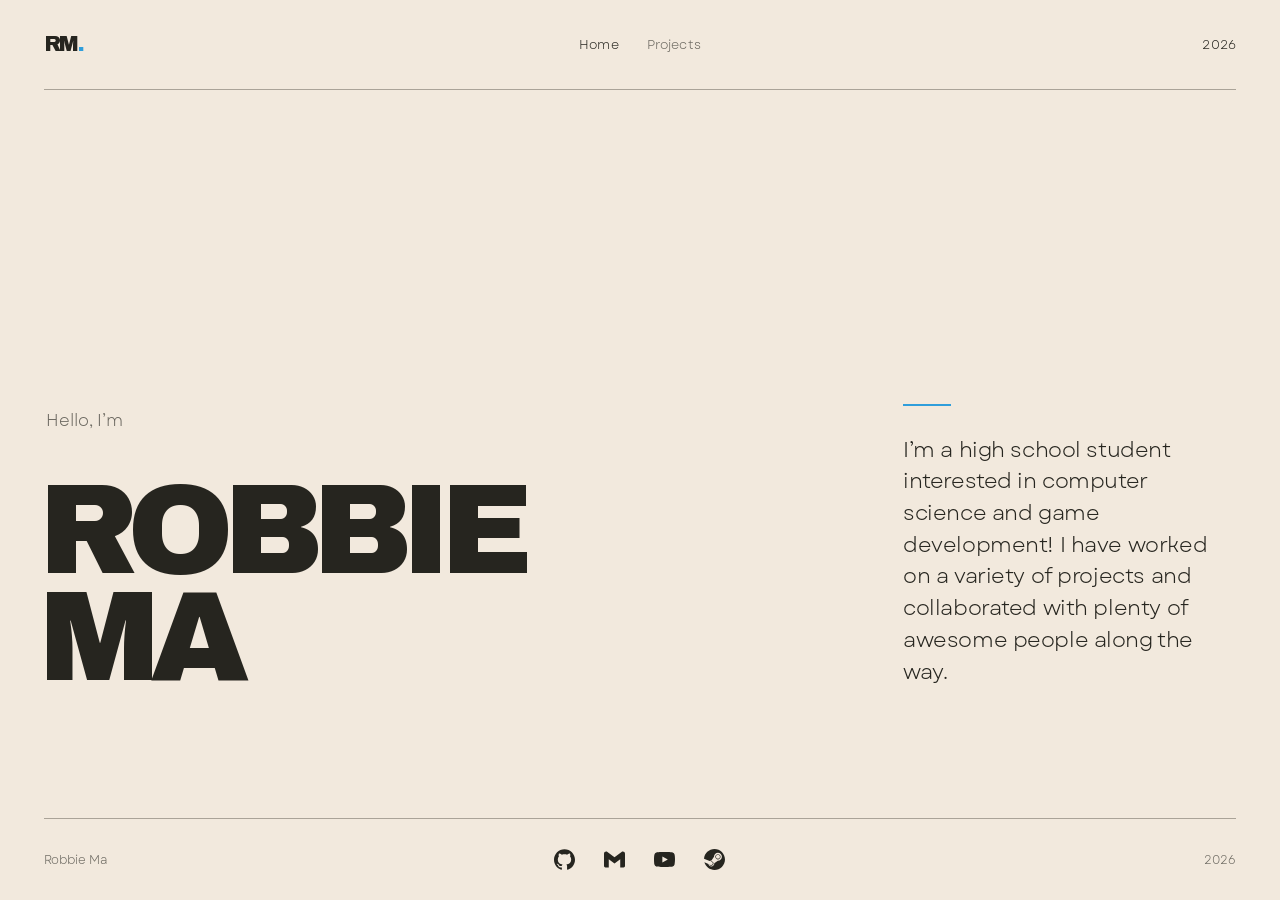
<file: index.html>
<!doctype html>
<html lang="en">
  <head>
    <meta charset="UTF-8" />
    <meta name="viewport" content="width=device-width, initial-scale=1" />
    <meta
      name="description"
      content="Robbie Ma's personal website — a home for the things I make and the ideas I'm working through."
    />
    <meta name="theme-color" content="#f2e9dd" />
    <title>Robbie Ma — Personal Website</title>
    <link rel="preload" href="fonts/ArchivoBlack-latin.woff2" as="font" type="font/woff2" crossorigin />
    <link rel="preload" href="garet/Garet-Book.woff2" as="font" type="font/woff2" crossorigin />
    <link rel="stylesheet" href="styles.css" />
  </head>
  <body>
    <div class="page-shell">
      <header class="site-header" aria-label="Site header">
        <span class="site-mark">RM<span class="site-mark-dot">.</span></span>
        <nav class="site-nav" aria-label="Main navigation">
          <a href="./" aria-current="page">Home</a>
          <a href="projects">Projects</a>
        </nav>
        <span class="site-year">2026</span>
      </header>

      <main class="hero" id="home">
        <div class="hero-heading">
          <p class="eyebrow">Hello, I’m</p>
          <h1>Robbie<br />Ma</h1>
        </div>

        <div class="hero-details">
          <div class="intro-rule" aria-hidden="true"></div>
          <p class="intro">
            I’m a high school student interested in computer science and game development! I have worked on a variety of projects and collaborated with plenty of awesome people along the way.
          </p>
        </div>
      </main>

      <footer class="site-footer">
        <span class="footer-name">Robbie Ma</span>
        <nav class="social-links" aria-label="Social links">
          <a class="social-link" href="https://github.com/lamp-dude" aria-label="GitHub" target="_blank" rel="noopener noreferrer">
            <svg class="social-icon" viewBox="0 0 24 24" aria-hidden="true"><path d="M12 .297c-6.63 0-12 5.373-12 12 0 5.303 3.438 9.8 8.205 11.385.6.113.82-.258.82-.577 0-.285-.01-1.04-.015-2.04-3.338.724-4.042-1.61-4.042-1.61C4.422 18.07 3.633 17.7 3.633 17.7c-1.087-.744.084-.729.084-.729 1.205.084 1.838 1.236 1.838 1.236 1.07 1.835 2.809 1.305 3.495.998.108-.776.417-1.305.76-1.605-2.665-.3-5.466-1.332-5.466-5.93 0-1.31.465-2.38 1.235-3.22-.135-.303-.54-1.523.105-3.176 0 0 1.005-.322 3.3 1.23.96-.267 1.98-.399 3-.405 1.02.006 2.04.138 3 .405 2.28-1.552 3.285-1.23 3.285-1.23.645 1.653.24 2.873.12 3.176.765.84 1.23 1.91 1.23 3.22 0 4.61-2.805 5.625-5.475 5.92.42.36.81 1.096.81 2.22 0 1.606-.015 2.896-.015 3.286 0 .315.21.69.825.57C20.565 22.092 24 17.592 24 12.297c0-6.627-5.373-12-12-12"/></svg>
          </a>
          <a class="social-link" href="mailto:zhengyuanma111@gmail.com" aria-label="Email Robbie Ma">
            <svg class="social-icon" viewBox="0 0 24 24" aria-hidden="true"><path d="M24 5.457v13.909c0 .904-.732 1.636-1.636 1.636h-3.819V11.73L12 16.64l-6.545-4.91v9.273H1.636A1.636 1.636 0 0 1 0 19.366V5.457c0-2.023 2.309-3.178 3.927-1.964L5.455 4.64 12 9.548l6.545-4.91 1.528-1.145C21.69 2.28 24 3.434 24 5.457z"/></svg>
          </a>
          <a class="social-link" href="https://www.youtube.com/@RobbieMa" aria-label="YouTube" target="_blank" rel="noopener noreferrer">
            <svg class="social-icon" viewBox="0 0 24 24" aria-hidden="true"><path d="M23.498 6.186a3.016 3.016 0 0 0-2.122-2.136C19.505 3.545 12 3.545 12 3.545s-7.505 0-9.377.505A3.017 3.017 0 0 0 .502 6.186C0 8.07 0 12 0 12s0 3.93.502 5.814a3.016 3.016 0 0 0 2.122 2.136c1.871.505 9.376.505 9.376.505s7.505 0 9.377-.505a3.015 3.015 0 0 0 2.122-2.136C24 15.93 24 12 24 12s0-3.93-.502-5.814zM9.545 15.568V8.432L15.818 12l-6.273 3.568z"/></svg>
          </a>
          <a class="social-link" href="https://store.steampowered.com/search/?publisher=Robbie%20Ma" aria-label="Steam" target="_blank" rel="noopener noreferrer">
            <svg class="social-icon" viewBox="0 0 24 24" aria-hidden="true"><path d="M11.979 0C5.678 0 .511 4.86.022 11.037l6.432 2.658c.545-.371 1.203-.59 1.912-.59.063 0 .125.004.188.006l2.861-4.142V8.91c0-2.495 2.028-4.524 4.524-4.524 2.494 0 4.524 2.031 4.524 4.527s-2.03 4.525-4.524 4.525h-.105l-4.076 2.911c0 .052.004.105.004.159 0 1.875-1.515 3.396-3.39 3.396-1.635 0-3.016-1.173-3.331-2.727L.436 15.27C1.862 20.307 6.486 24 11.979 24c6.627 0 11.999-5.373 11.999-12S18.605 0 11.979 0zM7.54 18.21l-1.473-.61c.262.543.714.999 1.314 1.25 1.297.539 2.793-.076 3.332-1.375.263-.63.264-1.319.005-1.949s-.75-1.121-1.377-1.383c-.624-.26-1.29-.249-1.878-.03l1.523.63c.956.4 1.409 1.5 1.009 2.455-.397.957-1.497 1.41-2.454 1.012H7.54zm11.415-9.303c0-1.662-1.353-3.015-3.015-3.015-1.665 0-3.015 1.353-3.015 3.015 0 1.665 1.35 3.015 3.015 3.015 1.663 0 3.015-1.35 3.015-3.015zm-5.273-.005c0-1.252 1.013-2.266 2.265-2.266 1.249 0 2.266 1.014 2.266 2.266 0 1.251-1.017 2.265-2.266 2.265-1.253 0-2.265-1.014-2.265-2.265z"/></svg>
          </a>
        </nav>
        <span class="footer-year">2026</span>
      </footer>
    </div>
  </body>
</html>
</file>
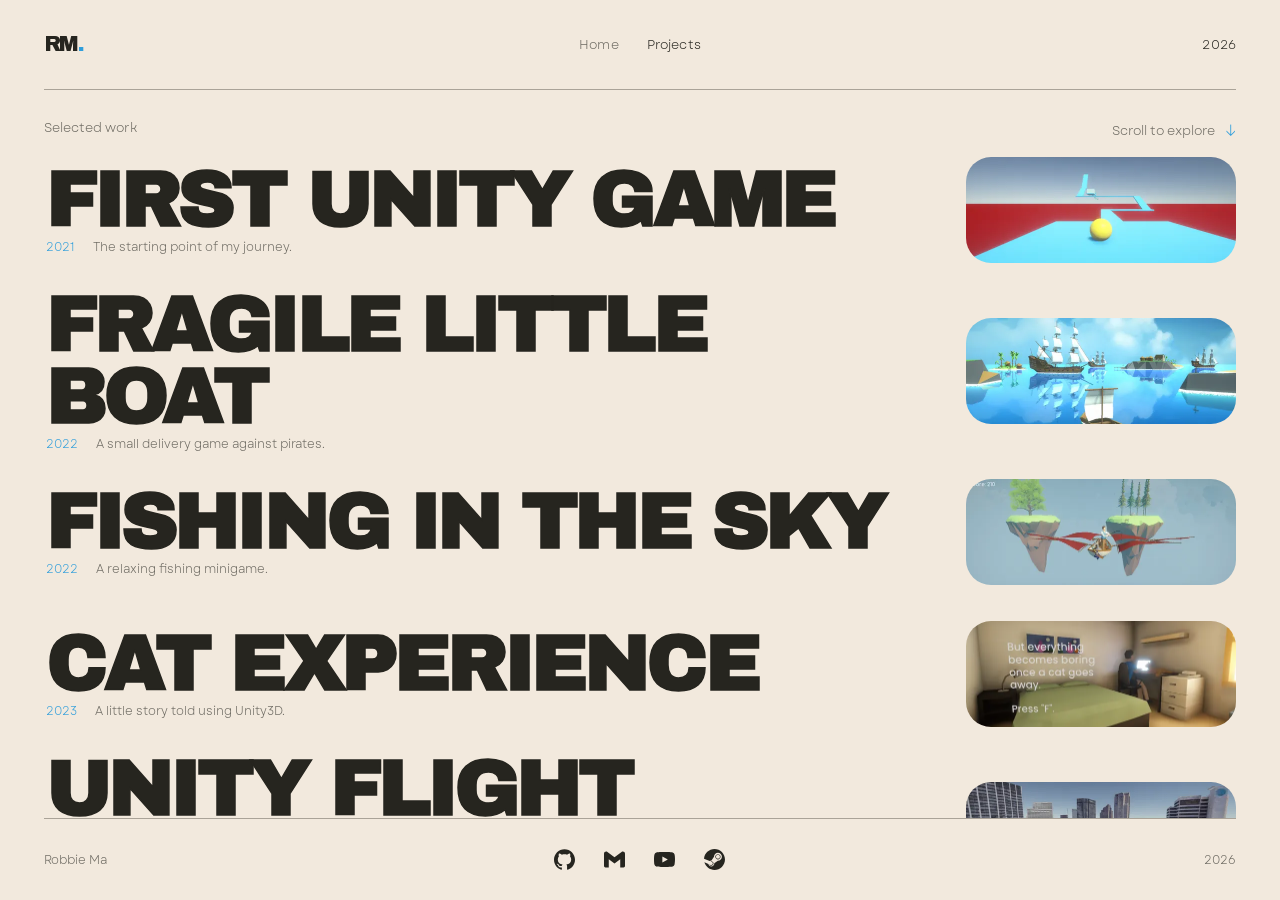
<file: projects/index.html>
<!doctype html>
<html lang="en">
  <head>
    <meta charset="UTF-8" />
    <meta name="viewport" content="width=device-width, initial-scale=1" />
    <base href="../" />
    <meta name="description" content="Projects by Robbie Ma." />
    <meta name="theme-color" content="#f2e9dd" />
    <title>Projects — Robbie Ma</title>
    <link rel="preload" href="fonts/ArchivoBlack-latin.woff2" as="font" type="font/woff2" crossorigin />
    <link rel="preload" href="garet/Garet-Book.woff2" as="font" type="font/woff2" crossorigin />
    <link rel="stylesheet" href="styles.css" />
    <link rel="stylesheet" href="projects.css" />
  </head>
  <body>
    <div class="page-shell projects-shell">
      <header class="site-header" aria-label="Site header">
        <span class="site-mark">RM<span class="site-mark-dot">.</span></span>
        <nav class="site-nav" aria-label="Main navigation">
          <a href="./">Home</a>
          <a href="projects" aria-current="page">Projects</a>
        </nav>
        <span class="site-year">2026</span>
      </header>

      <main class="projects-main">
        <div class="projects-intro">
          <p>Selected work</p>
          <p>Scroll to explore <span aria-hidden="true">↓</span></p>
        </div>

        <article class="project-entry" id="project-01">
          <div class="project-copy">
            <h1 class="project-title"><a class="project-title-link" href="project/first-unity-game.html">First Unity Game</a></h1>
            <div class="project-meta"><span class="project-date">2021</span><p class="project-description">The starting point of my journey.</p></div>
          </div>
          <figure class="project-figure"><a href="project/first-unity-game.html" aria-label="View First Unity Game details"><img src="project-images/first-game-thumb.webp" decoding="async" fetchpriority="high" width="835" height="329" alt="Image from First Unity Game" /></a></figure>
        </article>

        <article class="project-entry" id="project-08">
          <div class="project-copy">
            <h2 class="project-title"><a class="project-title-link" href="project/fragile-little-boat.html">Fragile Little boat</a></h2>
            <div class="project-meta"><span class="project-date">2022</span><p class="project-description">A small delivery game against pirates.</p></div>
          </div>
          <figure class="project-figure"><a href="project/fragile-little-boat.html" aria-label="View Fragile Little boat details"><img src="project-images/fragile-boat-thumb.webp" decoding="async" width="835" height="329" alt="Image from Fragile Little boat" loading="lazy" /></a></figure>
        </article>

        <article class="project-entry" id="project-09">
          <div class="project-copy">
            <h2 class="project-title"><a class="project-title-link" href="project/fishing-in-the-sky.html">Fishing in the sky</a></h2>
            <div class="project-meta"><span class="project-date">2022</span><p class="project-description">A relaxing fishing minigame.</p></div>
          </div>
          <figure class="project-figure"><a href="project/fishing-in-the-sky.html" aria-label="View Fishing in the sky details"><img src="project-images/fishing-thumb.webp" decoding="async" width="835" height="329" alt="Image from Fishing in the sky" loading="lazy" /></a></figure>
        </article>

        <article class="project-entry" id="project-02">
          <div class="project-copy">
            <h2 class="project-title"><a class="project-title-link" href="project/cat-experience.html">Cat Experience</a></h2>
            <div class="project-meta"><span class="project-date">2023</span><p class="project-description">A little story told using Unity3D.</p></div>
          </div>
          <figure class="project-figure"><a href="project/cat-experience.html" aria-label="View Cat Experience details"><img src="project-images/cat-experience-thumb.webp" decoding="async" width="835" height="329" alt="Image from Cat Experience" loading="lazy" /></a></figure>
        </article>

        <article class="project-entry" id="unity-flight-simulator">
          <div class="project-copy">
            <h2 class="project-title"><a class="project-title-link" href="project/unity-flight-simulator.html">Unity Flight Simulator</a></h2>
            <div class="project-meta"><span class="project-date">2023</span><p class="project-description">Physics-based flight simulator with Google Maps API.</p></div>
          </div>
          <figure class="project-figure"><a href="project/unity-flight-simulator.html" aria-label="View Unity Flight Simulator details"><img src="project-images/flight-sim-thumb.webp" decoding="async" width="835" height="329" alt="Image from Unity Flight Simulator" loading="lazy" /></a></figure>
        </article>

        <article class="project-entry" id="project-03">
          <div class="project-copy">
            <h2 class="project-title"><a class="project-title-link" href="project/working-piano-demo.html">Working piano demo</a></h2>
            <div class="project-meta"><span class="project-date">2023</span><p class="project-description">A beautiful playable piano inside Unity.</p></div>
          </div>
          <figure class="project-figure"><a href="project/working-piano-demo.html" aria-label="View Working piano demo details"><img src="project-images/piano-thumb.webp" decoding="async" width="835" height="329" alt="Image from Working piano demo" loading="lazy" /></a></figure>
        </article>

        <article class="project-entry" id="project-04">
          <div class="project-copy">
            <h2 class="project-title"><a class="project-title-link" href="project/timestrike.html">Timestrike</a></h2>
            <div class="project-meta"><span class="project-date">2024</span><p class="project-description">A top-down shooter game.</p></div>
          </div>
          <figure class="project-figure"><a href="project/timestrike.html" aria-label="View Timestrike details"><img src="project-images/timestrike-thumb.webp" decoding="async" width="835" height="329" alt="Image from Timestrike" loading="lazy" /></a></figure>
        </article>

        <article class="project-entry" id="project-11">
          <div class="project-copy">
            <h2 class="project-title"><a class="project-title-link" href="project/barblitz.html">BarBlitz</a></h2>
            <div class="project-meta"><span class="project-date">2025</span><p class="project-description">A roguelike shooter mobile game.</p></div>
          </div>
          <figure class="project-figure"><a href="project/barblitz.html" aria-label="View BarBlitz details"><img src="project-images/barblitz-thumb.webp" decoding="async" width="835" height="329" alt="Image from BarBlitz" loading="lazy" /></a></figure>
        </article>

        <article class="project-entry" id="project-07">
          <div class="project-copy">
            <h2 class="project-title"><a class="project-title-link" href="project/window-washer.html">Window washer</a></h2>
            <div class="project-meta"><span class="project-date">2025</span><p class="project-description">Inspired by the worker cleaning our windows while we were brainstorming.</p></div>
          </div>
          <figure class="project-figure"><a href="project/window-washer.html" aria-label="View Window washer details"><img src="project-images/window-cleaner-thumb.webp" decoding="async" width="835" height="329" alt="Image from Window washer" loading="lazy" /></a></figure>
        </article>

        <article class="project-entry" id="project-10">
          <div class="project-copy">
            <h2 class="project-title"><a class="project-title-link" href="project/escalate.html">ESCALATE</a></h2>
            <div class="project-meta"><span class="project-date">2026</span><p class="project-description">A work-in-progress police chase game.</p></div>
          </div>
          <figure class="project-figure"><a href="project/escalate.html" aria-label="View ESCALATE details"><img src="project-images/escalate-thumb.webp" decoding="async" width="835" height="329" alt="Image from ESCALATE" loading="lazy" /></a></figure>
        </article>

        <article class="project-entry" id="project-06">
          <div class="project-copy">
            <h2 class="project-title"><a class="project-title-link" href="project/joustice.html">JOUSTICE</a></h2>
            <div class="project-meta"><span class="project-date">2026</span><p class="project-description">A spin off the classic game “Joust”.</p></div>
          </div>
          <figure class="project-figure"><a href="project/joustice.html" aria-label="View JOUSTICE details"><img src="project-images/joustsice-thumb.webp" decoding="async" width="835" height="329" alt="Image from JOUSTICE" loading="lazy" /></a></figure>
        </article>

        <article class="project-entry" id="project-05">
          <div class="project-copy">
            <h2 class="project-title"><a class="project-title-link" href="project/solstice.html">SOLSTICE</a></h2>
            <div class="project-meta"><span class="project-date">2026</span><p class="project-description">A story-driven exploration game where the world is ending.</p></div>
          </div>
          <figure class="project-figure"><a href="project/solstice.html" aria-label="View SOLSTICE details"><img src="project-images/solstice-thumb.webp" decoding="async" width="835" height="329" alt="Image from SOLSTICE" loading="lazy" /></a></figure>
        </article>
      </main>

      <footer class="site-footer">
        <span class="footer-name">Robbie Ma</span>
        <nav class="social-links" aria-label="Social links">
          <a class="social-link" href="https://github.com/lamp-dude" aria-label="GitHub" target="_blank" rel="noopener noreferrer">
            <svg class="social-icon" viewBox="0 0 24 24" aria-hidden="true"><path d="M12 .297c-6.63 0-12 5.373-12 12 0 5.303 3.438 9.8 8.205 11.385.6.113.82-.258.82-.577 0-.285-.01-1.04-.015-2.04-3.338.724-4.042-1.61-4.042-1.61C4.422 18.07 3.633 17.7 3.633 17.7c-1.087-.744.084-.729.084-.729 1.205.084 1.838 1.236 1.838 1.236 1.07 1.835 2.809 1.305 3.495.998.108-.776.417-1.305.76-1.605-2.665-.3-5.466-1.332-5.466-5.93 0-1.31.465-2.38 1.235-3.22-.135-.303-.54-1.523.105-3.176 0 0 1.005-.322 3.3 1.23.96-.267 1.98-.399 3-.405 1.02.006 2.04.138 3 .405 2.28-1.552 3.285-1.23 3.285-1.23.645 1.653.24 2.873.12 3.176.765.84 1.23 1.91 1.23 3.22 0 4.61-2.805 5.625-5.475 5.92.42.36.81 1.096.81 2.22 0 1.606-.015 2.896-.015 3.286 0 .315.21.69.825.57C20.565 22.092 24 17.592 24 12.297c0-6.627-5.373-12-12-12"/></svg>
          </a>
          <a class="social-link" href="mailto:zhengyuanma111@gmail.com" aria-label="Email Robbie Ma">
            <svg class="social-icon" viewBox="0 0 24 24" aria-hidden="true"><path d="M24 5.457v13.909c0 .904-.732 1.636-1.636 1.636h-3.819V11.73L12 16.64l-6.545-4.91v9.273H1.636A1.636 1.636 0 0 1 0 19.366V5.457c0-2.023 2.309-3.178 3.927-1.964L5.455 4.64 12 9.548l6.545-4.91 1.528-1.145C21.69 2.28 24 3.434 24 5.457z"/></svg>
          </a>
          <a class="social-link" href="https://www.youtube.com/@RobbieMa" aria-label="YouTube" target="_blank" rel="noopener noreferrer">
            <svg class="social-icon" viewBox="0 0 24 24" aria-hidden="true"><path d="M23.498 6.186a3.016 3.016 0 0 0-2.122-2.136C19.505 3.545 12 3.545 12 3.545s-7.505 0-9.377.505A3.017 3.017 0 0 0 .502 6.186C0 8.07 0 12 0 12s0 3.93.502 5.814a3.016 3.016 0 0 0 2.122 2.136c1.871.505 9.376.505 9.376.505s7.505 0 9.377-.505a3.015 3.015 0 0 0 2.122-2.136C24 15.93 24 12 24 12s0-3.93-.502-5.814zM9.545 15.568V8.432L15.818 12l-6.273 3.568z"/></svg>
          </a>
          <a class="social-link" href="https://store.steampowered.com/search/?publisher=Robbie%20Ma" aria-label="Steam" target="_blank" rel="noopener noreferrer">
            <svg class="social-icon" viewBox="0 0 24 24" aria-hidden="true"><path d="M11.979 0C5.678 0 .511 4.86.022 11.037l6.432 2.658c.545-.371 1.203-.59 1.912-.59.063 0 .125.004.188.006l2.861-4.142V8.91c0-2.495 2.028-4.524 4.524-4.524 2.494 0 4.524 2.031 4.524 4.527s-2.03 4.525-4.524 4.525h-.105l-4.076 2.911c0 .052.004.105.004.159 0 1.875-1.515 3.396-3.39 3.396-1.635 0-3.016-1.173-3.331-2.727L.436 15.27C1.862 20.307 6.486 24 11.979 24c6.627 0 11.999-5.373 11.999-12S18.605 0 11.979 0zM7.54 18.21l-1.473-.61c.262.543.714.999 1.314 1.25 1.297.539 2.793-.076 3.332-1.375.263-.63.264-1.319.005-1.949s-.75-1.121-1.377-1.383c-.624-.26-1.29-.249-1.878-.03l1.523.63c.956.4 1.409 1.5 1.009 2.455-.397.957-1.497 1.41-2.454 1.012H7.54zm11.415-9.303c0-1.662-1.353-3.015-3.015-3.015-1.665 0-3.015 1.353-3.015 3.015 0 1.665 1.35 3.015 3.015 3.015 1.663 0 3.015-1.35 3.015-3.015zm-5.273-.005c0-1.252 1.013-2.266 2.265-2.266 1.249 0 2.266 1.014 2.266 2.266 0 1.251-1.017 2.265-2.266 2.265-1.253 0-2.265-1.014-2.265-2.265z"/></svg>
          </a>
        </nav>
        <span class="footer-year">2026</span>
      </footer>
    </div>
  </body>
</html>
</file>
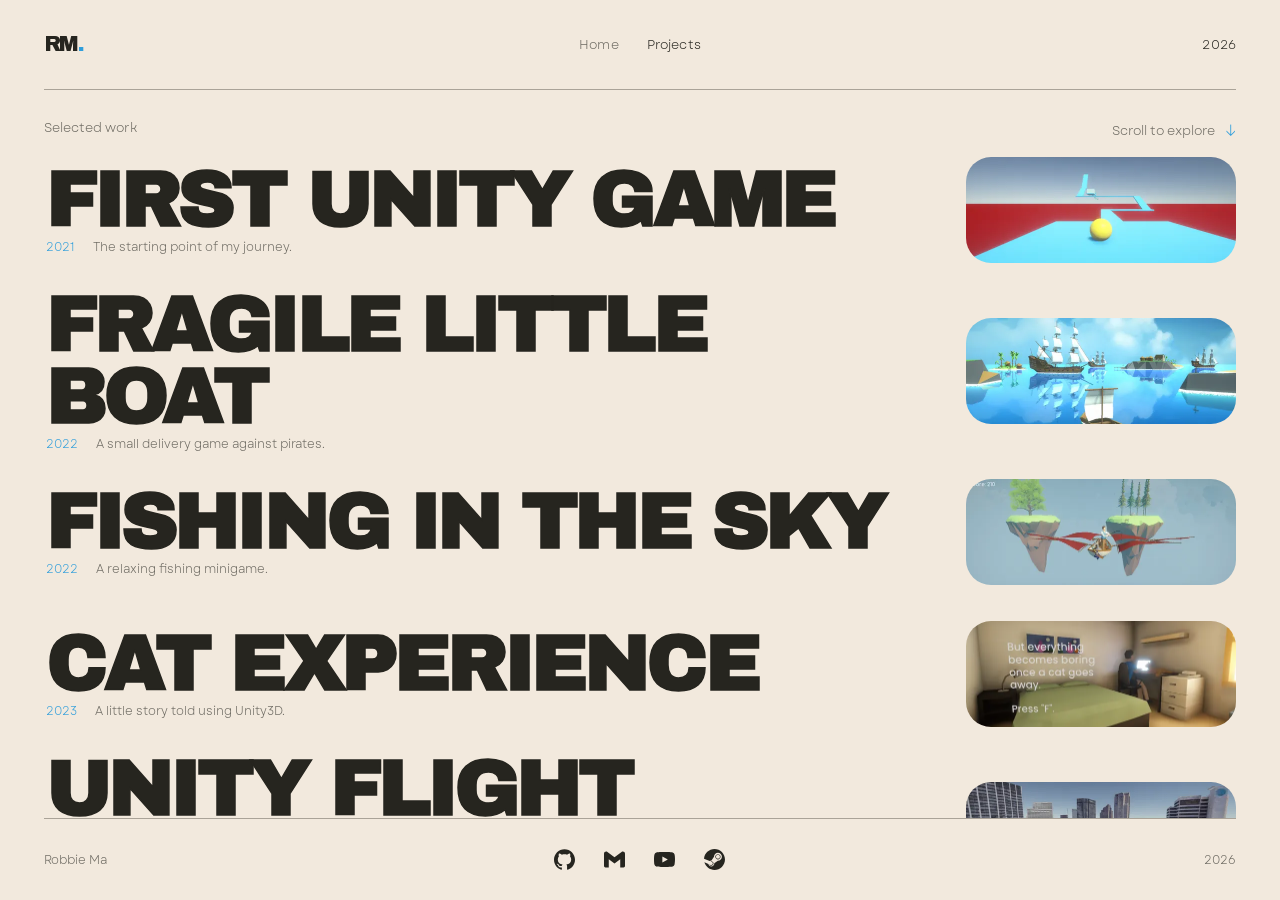
<file: projects.html>
<!doctype html>
<html lang="en">
  <head>
    <meta charset="UTF-8" />
    <meta name="viewport" content="width=device-width, initial-scale=1" />
    <meta name="description" content="Projects by Robbie Ma." />
    <meta name="theme-color" content="#f2e9dd" />
    <title>Projects — Robbie Ma</title>
    <link rel="preload" href="fonts/ArchivoBlack-latin.woff2" as="font" type="font/woff2" crossorigin />
    <link rel="preload" href="garet/Garet-Book.woff2" as="font" type="font/woff2" crossorigin />
    <link rel="stylesheet" href="styles.css" />
    <link rel="stylesheet" href="projects.css" />
  </head>
  <body>
    <div class="page-shell projects-shell">
      <header class="site-header" aria-label="Site header">
        <span class="site-mark">RM<span class="site-mark-dot">.</span></span>
        <nav class="site-nav" aria-label="Main navigation">
          <a href="./">Home</a>
          <a href="projects" aria-current="page">Projects</a>
        </nav>
        <span class="site-year">2026</span>
      </header>

      <main class="projects-main">
        <div class="projects-intro">
          <p>Selected work</p>
          <p>Scroll to explore <span aria-hidden="true">↓</span></p>
        </div>

        <article class="project-entry" id="project-01">
          <div class="project-copy">
            <h1 class="project-title"><a class="project-title-link" href="project/first-unity-game.html">First Unity Game</a></h1>
            <div class="project-meta"><span class="project-date">2021</span><p class="project-description">The starting point of my journey.</p></div>
          </div>
          <figure class="project-figure"><a href="project/first-unity-game.html" aria-label="View First Unity Game details"><img src="project-images/first-game-thumb.webp" decoding="async" fetchpriority="high" width="835" height="329" alt="Image from First Unity Game" /></a></figure>
        </article>

        <article class="project-entry" id="project-08">
          <div class="project-copy">
            <h2 class="project-title"><a class="project-title-link" href="project/fragile-little-boat.html">Fragile Little boat</a></h2>
            <div class="project-meta"><span class="project-date">2022</span><p class="project-description">A small delivery game against pirates.</p></div>
          </div>
          <figure class="project-figure"><a href="project/fragile-little-boat.html" aria-label="View Fragile Little boat details"><img src="project-images/fragile-boat-thumb.webp" decoding="async" width="835" height="329" alt="Image from Fragile Little boat" loading="lazy" /></a></figure>
        </article>

        <article class="project-entry" id="project-09">
          <div class="project-copy">
            <h2 class="project-title"><a class="project-title-link" href="project/fishing-in-the-sky.html">Fishing in the sky</a></h2>
            <div class="project-meta"><span class="project-date">2022</span><p class="project-description">A relaxing fishing minigame.</p></div>
          </div>
          <figure class="project-figure"><a href="project/fishing-in-the-sky.html" aria-label="View Fishing in the sky details"><img src="project-images/fishing-thumb.webp" decoding="async" width="835" height="329" alt="Image from Fishing in the sky" loading="lazy" /></a></figure>
        </article>

        <article class="project-entry" id="project-02">
          <div class="project-copy">
            <h2 class="project-title"><a class="project-title-link" href="project/cat-experience.html">Cat Experience</a></h2>
            <div class="project-meta"><span class="project-date">2023</span><p class="project-description">A little story told using Unity3D.</p></div>
          </div>
          <figure class="project-figure"><a href="project/cat-experience.html" aria-label="View Cat Experience details"><img src="project-images/cat-experience-thumb.webp" decoding="async" width="835" height="329" alt="Image from Cat Experience" loading="lazy" /></a></figure>
        </article>

        <article class="project-entry" id="unity-flight-simulator">
          <div class="project-copy">
            <h2 class="project-title"><a class="project-title-link" href="project/unity-flight-simulator.html">Unity Flight Simulator</a></h2>
            <div class="project-meta"><span class="project-date">2023</span><p class="project-description">Physics-based flight simulator with Google Maps API.</p></div>
          </div>
          <figure class="project-figure"><a href="project/unity-flight-simulator.html" aria-label="View Unity Flight Simulator details"><img src="project-images/flight-sim-thumb.webp" decoding="async" width="835" height="329" alt="Image from Unity Flight Simulator" loading="lazy" /></a></figure>
        </article>

        <article class="project-entry" id="project-03">
          <div class="project-copy">
            <h2 class="project-title"><a class="project-title-link" href="project/working-piano-demo.html">Working piano demo</a></h2>
            <div class="project-meta"><span class="project-date">2023</span><p class="project-description">A beautiful playable piano inside Unity.</p></div>
          </div>
          <figure class="project-figure"><a href="project/working-piano-demo.html" aria-label="View Working piano demo details"><img src="project-images/piano-thumb.webp" decoding="async" width="835" height="329" alt="Image from Working piano demo" loading="lazy" /></a></figure>
        </article>

        <article class="project-entry" id="project-04">
          <div class="project-copy">
            <h2 class="project-title"><a class="project-title-link" href="project/timestrike.html">Timestrike</a></h2>
            <div class="project-meta"><span class="project-date">2024</span><p class="project-description">A top-down shooter game.</p></div>
          </div>
          <figure class="project-figure"><a href="project/timestrike.html" aria-label="View Timestrike details"><img src="project-images/timestrike-thumb.webp" decoding="async" width="835" height="329" alt="Image from Timestrike" loading="lazy" /></a></figure>
        </article>

        <article class="project-entry" id="project-11">
          <div class="project-copy">
            <h2 class="project-title"><a class="project-title-link" href="project/barblitz.html">BarBlitz</a></h2>
            <div class="project-meta"><span class="project-date">2025</span><p class="project-description">A roguelike shooter mobile game.</p></div>
          </div>
          <figure class="project-figure"><a href="project/barblitz.html" aria-label="View BarBlitz details"><img src="project-images/barblitz-thumb.webp" decoding="async" width="835" height="329" alt="Image from BarBlitz" loading="lazy" /></a></figure>
        </article>

        <article class="project-entry" id="project-07">
          <div class="project-copy">
            <h2 class="project-title"><a class="project-title-link" href="project/window-washer.html">Window washer</a></h2>
            <div class="project-meta"><span class="project-date">2025</span><p class="project-description">Inspired by the worker cleaning our windows while we were brainstorming.</p></div>
          </div>
          <figure class="project-figure"><a href="project/window-washer.html" aria-label="View Window washer details"><img src="project-images/window-cleaner-thumb.webp" decoding="async" width="835" height="329" alt="Image from Window washer" loading="lazy" /></a></figure>
        </article>

        <article class="project-entry" id="project-10">
          <div class="project-copy">
            <h2 class="project-title"><a class="project-title-link" href="project/escalate.html">ESCALATE</a></h2>
            <div class="project-meta"><span class="project-date">2026</span><p class="project-description">A work-in-progress police chase game.</p></div>
          </div>
          <figure class="project-figure"><a href="project/escalate.html" aria-label="View ESCALATE details"><img src="project-images/escalate-thumb.webp" decoding="async" width="835" height="329" alt="Image from ESCALATE" loading="lazy" /></a></figure>
        </article>

        <article class="project-entry" id="project-06">
          <div class="project-copy">
            <h2 class="project-title"><a class="project-title-link" href="project/joustice.html">JOUSTICE</a></h2>
            <div class="project-meta"><span class="project-date">2026</span><p class="project-description">A spin off the classic game “Joust”.</p></div>
          </div>
          <figure class="project-figure"><a href="project/joustice.html" aria-label="View JOUSTICE details"><img src="project-images/joustsice-thumb.webp" decoding="async" width="835" height="329" alt="Image from JOUSTICE" loading="lazy" /></a></figure>
        </article>

        <article class="project-entry" id="project-05">
          <div class="project-copy">
            <h2 class="project-title"><a class="project-title-link" href="project/solstice.html">SOLSTICE</a></h2>
            <div class="project-meta"><span class="project-date">2026</span><p class="project-description">A story-driven exploration game where the world is ending.</p></div>
          </div>
          <figure class="project-figure"><a href="project/solstice.html" aria-label="View SOLSTICE details"><img src="project-images/solstice-thumb.webp" decoding="async" width="835" height="329" alt="Image from SOLSTICE" loading="lazy" /></a></figure>
        </article>
      </main>

      <footer class="site-footer">
        <span class="footer-name">Robbie Ma</span>
        <nav class="social-links" aria-label="Social links">
          <a class="social-link" href="https://github.com/lamp-dude" aria-label="GitHub" target="_blank" rel="noopener noreferrer">
            <svg class="social-icon" viewBox="0 0 24 24" aria-hidden="true"><path d="M12 .297c-6.63 0-12 5.373-12 12 0 5.303 3.438 9.8 8.205 11.385.6.113.82-.258.82-.577 0-.285-.01-1.04-.015-2.04-3.338.724-4.042-1.61-4.042-1.61C4.422 18.07 3.633 17.7 3.633 17.7c-1.087-.744.084-.729.084-.729 1.205.084 1.838 1.236 1.838 1.236 1.07 1.835 2.809 1.305 3.495.998.108-.776.417-1.305.76-1.605-2.665-.3-5.466-1.332-5.466-5.93 0-1.31.465-2.38 1.235-3.22-.135-.303-.54-1.523.105-3.176 0 0 1.005-.322 3.3 1.23.96-.267 1.98-.399 3-.405 1.02.006 2.04.138 3 .405 2.28-1.552 3.285-1.23 3.285-1.23.645 1.653.24 2.873.12 3.176.765.84 1.23 1.91 1.23 3.22 0 4.61-2.805 5.625-5.475 5.92.42.36.81 1.096.81 2.22 0 1.606-.015 2.896-.015 3.286 0 .315.21.69.825.57C20.565 22.092 24 17.592 24 12.297c0-6.627-5.373-12-12-12"/></svg>
          </a>
          <a class="social-link" href="mailto:zhengyuanma111@gmail.com" aria-label="Email Robbie Ma">
            <svg class="social-icon" viewBox="0 0 24 24" aria-hidden="true"><path d="M24 5.457v13.909c0 .904-.732 1.636-1.636 1.636h-3.819V11.73L12 16.64l-6.545-4.91v9.273H1.636A1.636 1.636 0 0 1 0 19.366V5.457c0-2.023 2.309-3.178 3.927-1.964L5.455 4.64 12 9.548l6.545-4.91 1.528-1.145C21.69 2.28 24 3.434 24 5.457z"/></svg>
          </a>
          <a class="social-link" href="https://www.youtube.com/@RobbieMa" aria-label="YouTube" target="_blank" rel="noopener noreferrer">
            <svg class="social-icon" viewBox="0 0 24 24" aria-hidden="true"><path d="M23.498 6.186a3.016 3.016 0 0 0-2.122-2.136C19.505 3.545 12 3.545 12 3.545s-7.505 0-9.377.505A3.017 3.017 0 0 0 .502 6.186C0 8.07 0 12 0 12s0 3.93.502 5.814a3.016 3.016 0 0 0 2.122 2.136c1.871.505 9.376.505 9.376.505s7.505 0 9.377-.505a3.015 3.015 0 0 0 2.122-2.136C24 15.93 24 12 24 12s0-3.93-.502-5.814zM9.545 15.568V8.432L15.818 12l-6.273 3.568z"/></svg>
          </a>
          <a class="social-link" href="https://store.steampowered.com/search/?publisher=Robbie%20Ma" aria-label="Steam" target="_blank" rel="noopener noreferrer">
            <svg class="social-icon" viewBox="0 0 24 24" aria-hidden="true"><path d="M11.979 0C5.678 0 .511 4.86.022 11.037l6.432 2.658c.545-.371 1.203-.59 1.912-.59.063 0 .125.004.188.006l2.861-4.142V8.91c0-2.495 2.028-4.524 4.524-4.524 2.494 0 4.524 2.031 4.524 4.527s-2.03 4.525-4.524 4.525h-.105l-4.076 2.911c0 .052.004.105.004.159 0 1.875-1.515 3.396-3.39 3.396-1.635 0-3.016-1.173-3.331-2.727L.436 15.27C1.862 20.307 6.486 24 11.979 24c6.627 0 11.999-5.373 11.999-12S18.605 0 11.979 0zM7.54 18.21l-1.473-.61c.262.543.714.999 1.314 1.25 1.297.539 2.793-.076 3.332-1.375.263-.63.264-1.319.005-1.949s-.75-1.121-1.377-1.383c-.624-.26-1.29-.249-1.878-.03l1.523.63c.956.4 1.409 1.5 1.009 2.455-.397.957-1.497 1.41-2.454 1.012H7.54zm11.415-9.303c0-1.662-1.353-3.015-3.015-3.015-1.665 0-3.015 1.353-3.015 3.015 0 1.665 1.35 3.015 3.015 3.015 1.663 0 3.015-1.35 3.015-3.015zm-5.273-.005c0-1.252 1.013-2.266 2.265-2.266 1.249 0 2.266 1.014 2.266 2.266 0 1.251-1.017 2.265-2.266 2.265-1.253 0-2.265-1.014-2.265-2.265z"/></svg>
          </a>
        </nav>
        <span class="footer-year">2026</span>
      </footer>
    </div>
  </body>
</html>
</file>
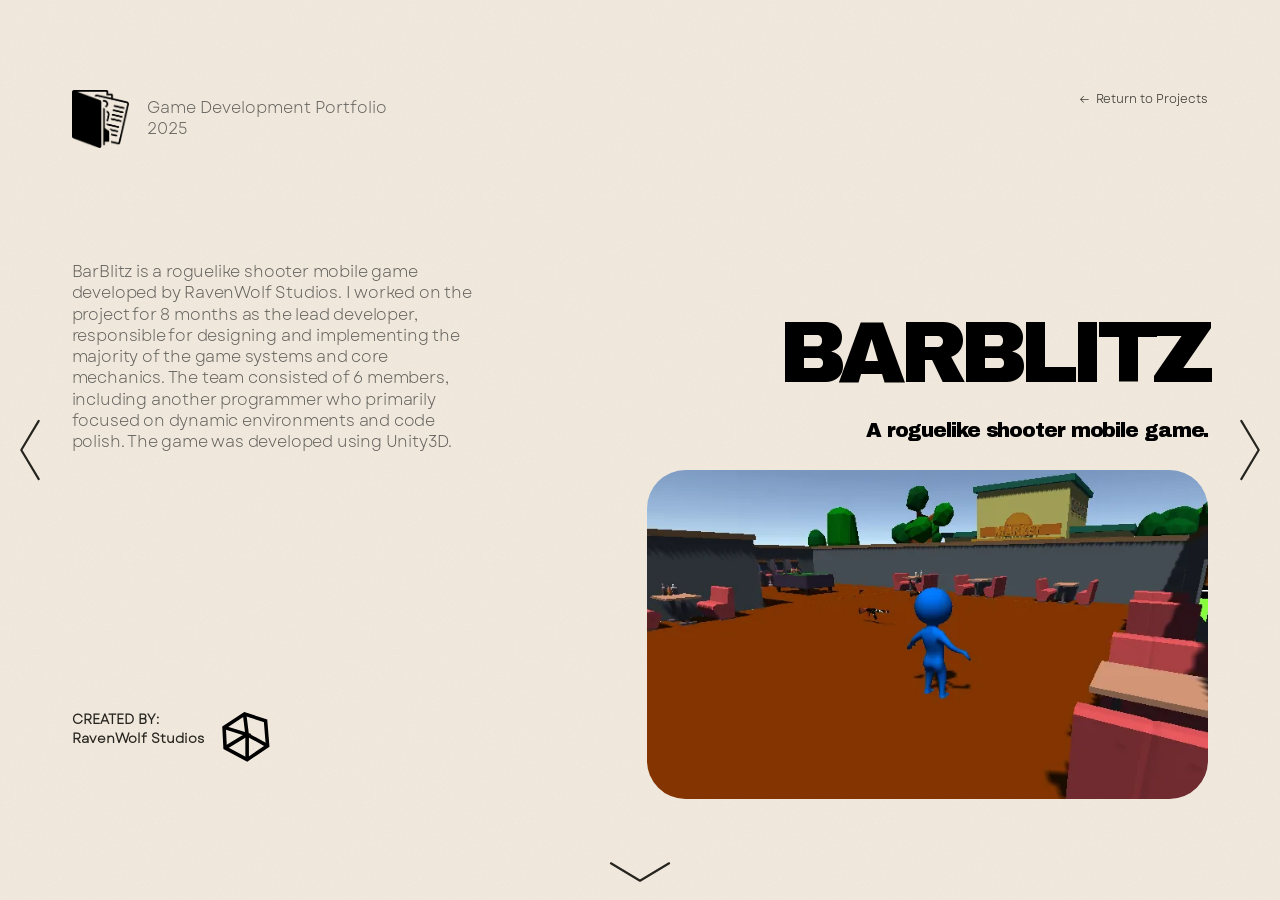
<file: project/barblitz.html>
<!doctype html>
<html lang="en">
  <head>
    <meta charset="UTF-8" />
    <meta name="viewport" content="width=device-width, initial-scale=1" />
    <meta name="description" content="BarBlitz — a project by Robbie Ma." />
    <meta name="theme-color" content="#f2e9dd" />
    <title>BarBlitz — Robbie Ma</title>
    <link rel="preload" href="../fonts/ArchivoBlack-latin.woff2" as="font" type="font/woff2" crossorigin />
    <link rel="preload" href="../garet/Garet-Book.woff2" as="font" type="font/woff2" crossorigin />
    <link rel="stylesheet" href="../styles.css" />
    <link rel="stylesheet" href="../project-detail.css" />
  </head>
  <body class="detail-body">
    <div class="detail-shell">
      <header class="detail-header">
        <a class="detail-identity" href="../projects" aria-label="Back to all projects">
          <span class="detail-logo" aria-hidden="true"><img src="../project-icons/portfolio.png" alt="" width="500" height="500" /></span>
          <span class="detail-identity-text"><span>Game Development Portfolio</span><span>2025</span></span>
        </a>
        <a class="detail-back" href="../projects"><span aria-hidden="true">←</span> Return to Projects</a>
      </header>

      <nav class="detail-page-nav" aria-label="Browse projects">
        <a class="detail-arrow detail-arrow-prev" href="timestrike.html" aria-label="Previous project: Timestrike"><svg viewBox="0 0 32 88" aria-hidden="true" fill="none"><path d="M28 4L4 44L28 84" stroke="currentColor" stroke-width="3" stroke-linecap="round" stroke-linejoin="round"/></svg></a>
        <a class="detail-arrow detail-arrow-next" href="window-washer.html" aria-label="Next project: Window washer"><svg viewBox="0 0 32 88" aria-hidden="true" fill="none"><path d="M4 4L28 44L4 84" stroke="currentColor" stroke-width="3" stroke-linecap="round" stroke-linejoin="round"/></svg></a>
      </nav>

      <main class="detail-main">
        <section class="detail-story" aria-label="Project story and credits">
          <div class="detail-story-copy">
            <p>BarBlitz is a roguelike shooter mobile game developed by RavenWolf Studios. I worked on the project for 8 months as the lead developer, responsible for designing and implementing the majority of the game systems and core mechanics. The team consisted of 6 members, including another programmer who primarily focused on dynamic environments and code polish. The game was developed using Unity3D.</p>
          </div>
          <div class="detail-credits">
            <div><strong>Created by:</strong><p>RavenWolf Studios</p></div>
            <svg class="detail-engine-mark" viewBox="0 0 100 100" aria-hidden="true" fill="none">
              <path d="M48 6L89 19L93 68L53 95L10 72L8 32Z" stroke="#000" stroke-width="7" stroke-linejoin="miter"/>
              <path d="M48 6L53 46L93 68M8 32L53 46L10 72M53 46L53 95" stroke="#000" stroke-width="7" stroke-linejoin="miter"/>
            </svg>
          </div>
        </section>

        <section class="detail-feature" aria-label="BarBlitz project overview">
          <div class="detail-feature-copy">
            <h1 class="detail-heading">BarBlitz</h1>
            <p class="detail-summary">A roguelike shooter mobile game.</p>
          </div>
          <img class="detail-image" src="../project-images/barblitz.webp" decoding="async" fetchpriority="high" width="835" height="329" alt="Image from BarBlitz" />
        </section>
      </main>

      <div class="detail-scroll-cue" aria-hidden="true">
        <svg viewBox="0 0 88 32" fill="none" aria-hidden="true"><path d="M4 4L44 28L84 4" stroke="currentColor" stroke-width="3" stroke-linecap="round" stroke-linejoin="round"/></svg>
      </div>

    </div>
  </body>
</html>
</file>
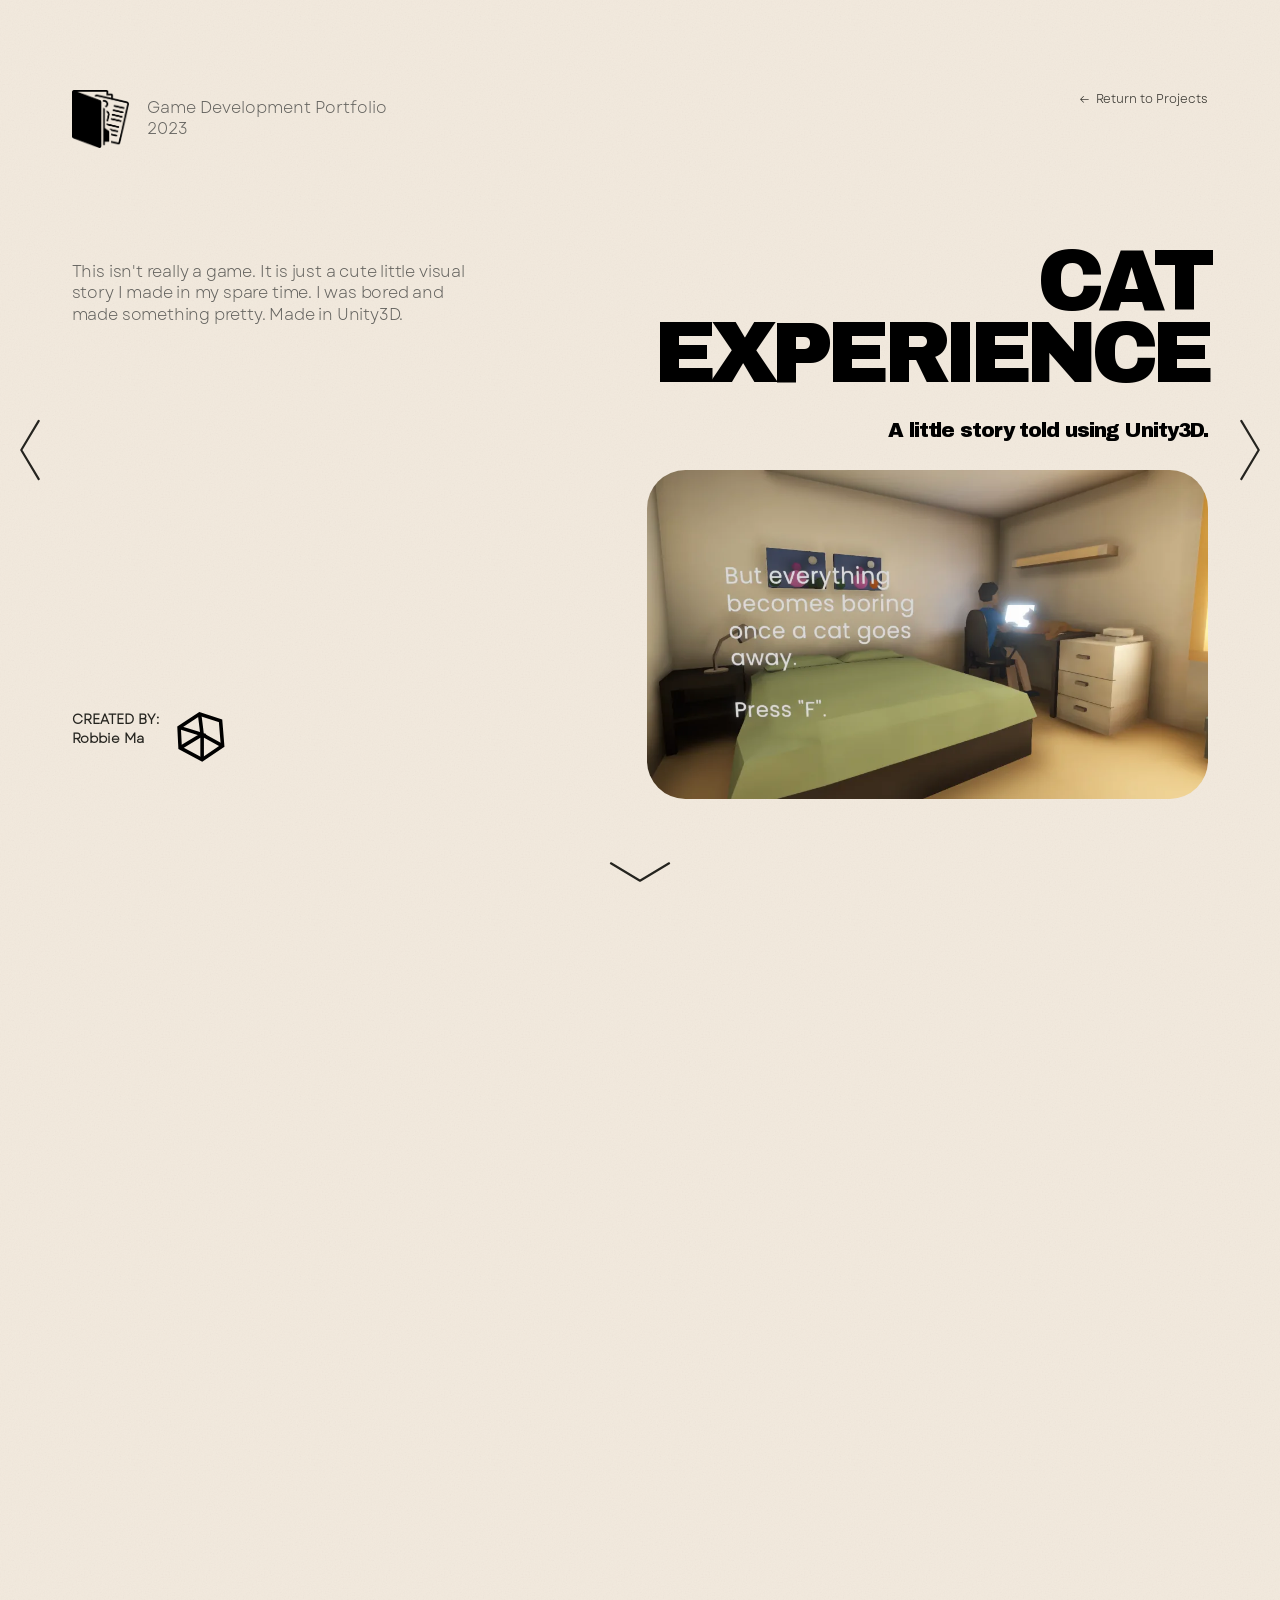
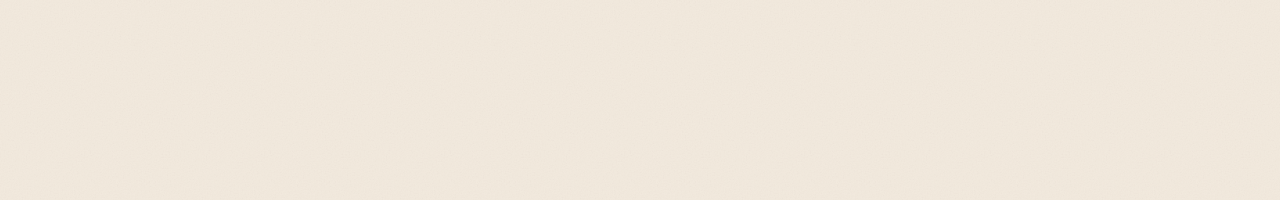
<file: project/cat-experience.html>
<!doctype html>
<html lang="en" class="detail-presentation-page">
  <head>
    <meta charset="UTF-8" />
    <meta name="viewport" content="width=device-width, initial-scale=1" />
    <meta name="description" content="Cat Experience — a project by Robbie Ma." />
    <meta name="theme-color" content="#f2e9dd" />
    <title>Cat Experience — Robbie Ma</title>
    <link rel="preload" href="../fonts/ArchivoBlack-latin.woff2" as="font" type="font/woff2" crossorigin />
    <link rel="preload" href="../garet/Garet-Book.woff2" as="font" type="font/woff2" crossorigin />
    <link rel="stylesheet" href="../styles.css" />
    <link rel="stylesheet" href="../project-detail.css" />
  </head>
  <body class="detail-body detail-body-with-presentation">
    <div class="detail-shell">
      <div class="detail-overview">
      <header class="detail-header">
        <a class="detail-identity" href="../projects" aria-label="Back to all projects">
          <span class="detail-logo" aria-hidden="true"><img src="../project-icons/portfolio.png" alt="" width="500" height="500" /></span>
          <span class="detail-identity-text"><span>Game Development Portfolio</span><span>2023</span></span>
        </a>
        <a class="detail-back" href="../projects"><span aria-hidden="true">←</span> Return to Projects</a>
      </header>

      <nav class="detail-page-nav" aria-label="Browse projects">
        <a class="detail-arrow detail-arrow-prev" href="fishing-in-the-sky.html" aria-label="Previous project: Fishing in the sky"><svg viewBox="0 0 32 88" aria-hidden="true" fill="none"><path d="M28 4L4 44L28 84" stroke="currentColor" stroke-width="3" stroke-linecap="round" stroke-linejoin="round"/></svg></a>
        <a class="detail-arrow detail-arrow-next" href="unity-flight-simulator.html" aria-label="Next project: Unity Flight Simulator"><svg viewBox="0 0 32 88" aria-hidden="true" fill="none"><path d="M4 4L28 44L4 84" stroke="currentColor" stroke-width="3" stroke-linecap="round" stroke-linejoin="round"/></svg></a>
      </nav>

      <main class="detail-main">
        <section class="detail-story" aria-label="Project story and credits">
          <div class="detail-story-copy">
            <p>This isn't really a game. It is just a cute little visual story I made in my spare time. I was bored and made something pretty. Made in Unity3D.</p>
          </div>
          <div class="detail-credits">
            <div><strong>Created by:</strong><p>Robbie Ma</p></div>
            <svg class="detail-engine-mark" viewBox="0 0 100 100" aria-hidden="true" fill="none">
              <path d="M48 6L89 19L93 68L53 95L10 72L8 32Z" stroke="#000" stroke-width="7" stroke-linejoin="miter"/>
              <path d="M48 6L53 46L93 68M8 32L53 46L10 72M53 46L53 95" stroke="#000" stroke-width="7" stroke-linejoin="miter"/>
            </svg>
          </div>
        </section>

        <section class="detail-feature" aria-label="Cat Experience project overview">
          <div class="detail-feature-copy">
            <h1 class="detail-heading">Cat Experience</h1>
            <p class="detail-summary">A little story told using Unity3D.</p>
          </div>
          <img class="detail-image" src="../project-images/cat-experience.webp" decoding="async" fetchpriority="high" width="835" height="329" alt="Image from Cat Experience" />
        </section>
      </main>

      <a class="detail-scroll-cue" href="#game" aria-label="Scroll to playable Cat Experience">
        <svg viewBox="0 0 88 32" fill="none" aria-hidden="true"><path d="M4 4L44 28L84 4" stroke="currentColor" stroke-width="3" stroke-linecap="round" stroke-linejoin="round"/></svg>
      </a>
      </div>

      <section class="detail-presentation" id="game" aria-label="Play Cat Experience">
        <iframe
          title="Play Cat Experience"
          src="https://lamp-dude.github.io/CatExperience/"
          loading="lazy"
          allow="fullscreen; gamepad"
          allowfullscreen
        ></iframe>
      </section>

    </div>
  </body>
</html>
</file>
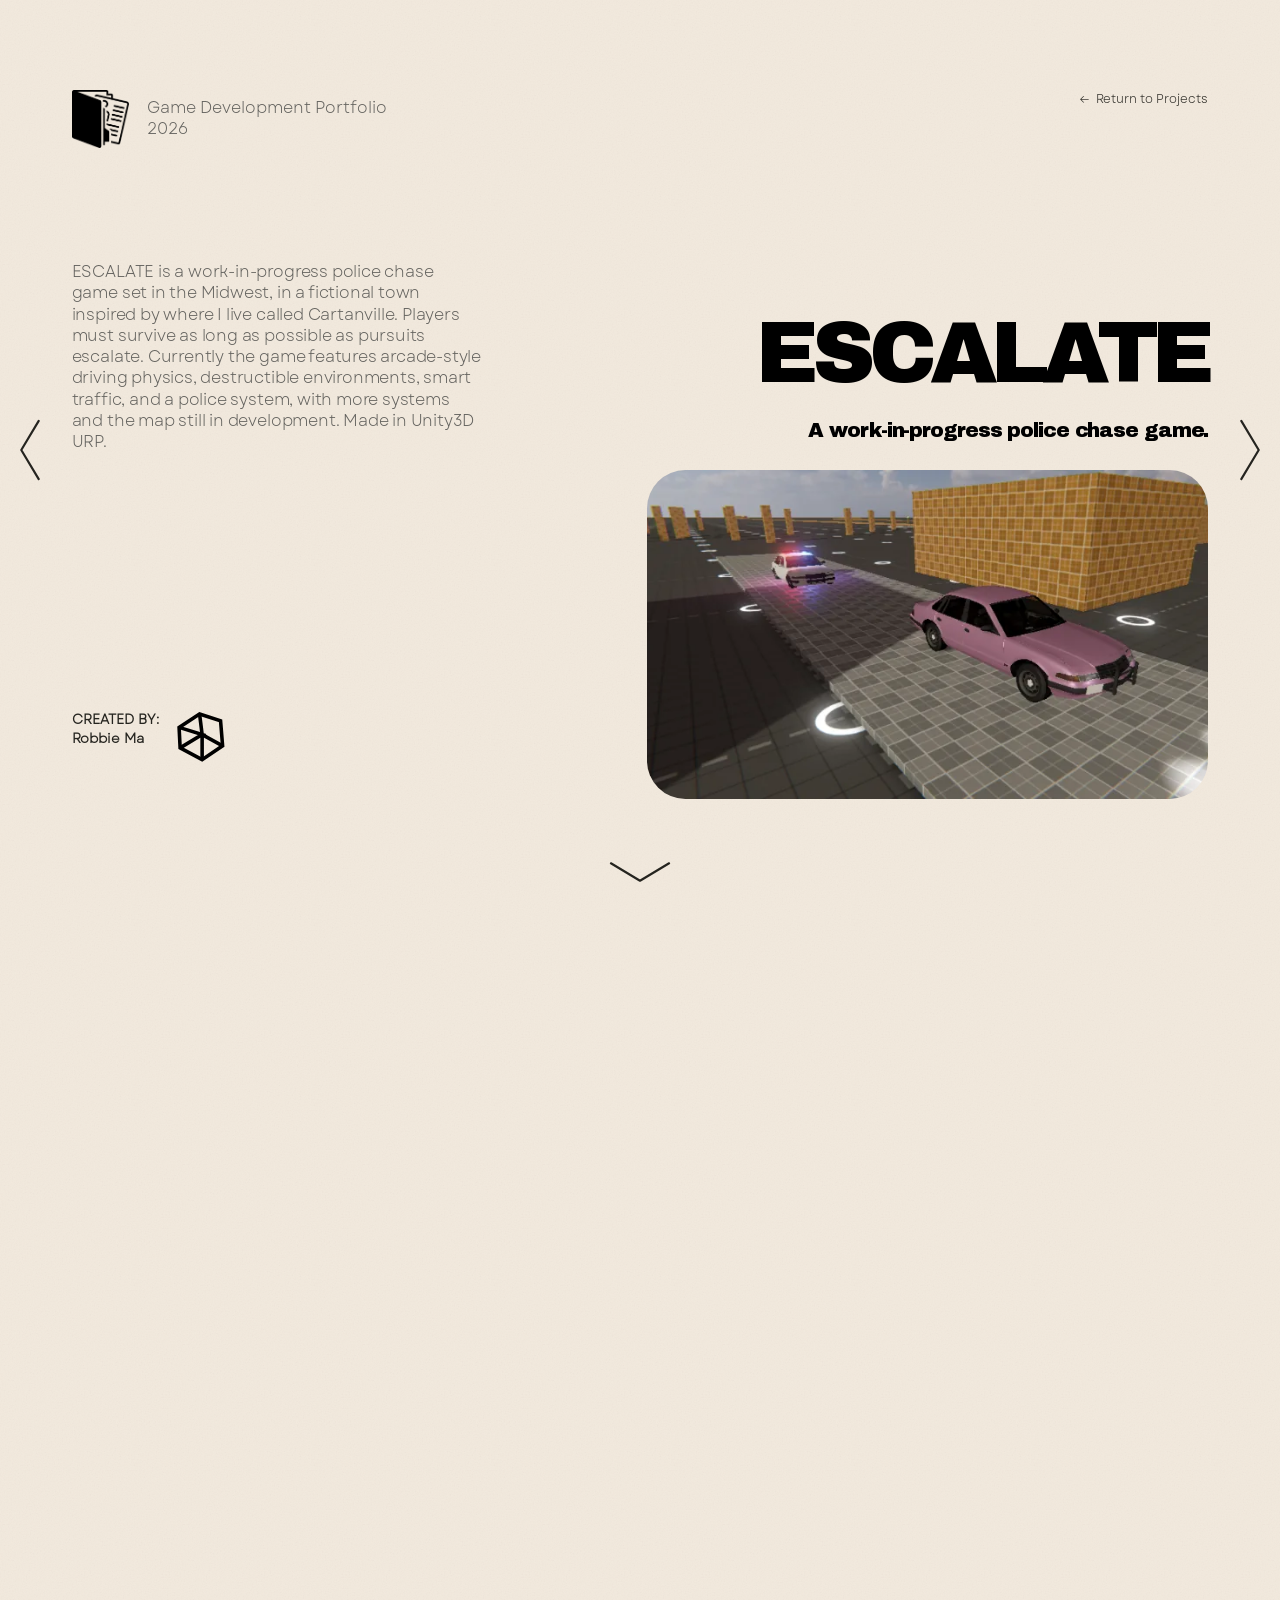
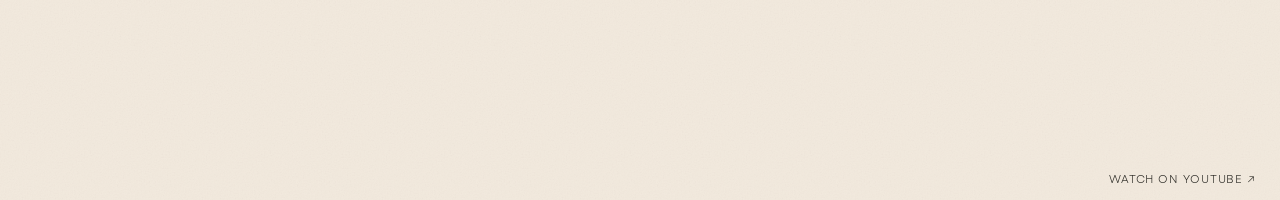
<file: project/escalate.html>
<!doctype html>
<html lang="en" class="detail-presentation-page">
  <head>
    <meta charset="UTF-8" />
    <meta name="viewport" content="width=device-width, initial-scale=1" />
    <meta name="referrer" content="strict-origin-when-cross-origin" />
    <meta name="description" content="ESCALATE — a project by Robbie Ma." />
    <meta name="theme-color" content="#f2e9dd" />
    <title>ESCALATE — Robbie Ma</title>
    <link rel="preload" href="../fonts/ArchivoBlack-latin.woff2" as="font" type="font/woff2" crossorigin />
    <link rel="preload" href="../garet/Garet-Book.woff2" as="font" type="font/woff2" crossorigin />
    <link rel="stylesheet" href="../styles.css" />
    <link rel="stylesheet" href="../project-detail.css" />
  </head>
  <body class="detail-body detail-body-with-presentation">
    <div class="detail-shell">
      <div class="detail-overview">
      <header class="detail-header">
        <a class="detail-identity" href="../projects" aria-label="Back to all projects">
          <span class="detail-logo" aria-hidden="true"><img src="../project-icons/portfolio.png" alt="" width="500" height="500" /></span>
          <span class="detail-identity-text"><span>Game Development Portfolio</span><span>2026</span></span>
        </a>
        <a class="detail-back" href="../projects"><span aria-hidden="true">←</span> Return to Projects</a>
      </header>

      <nav class="detail-page-nav" aria-label="Browse projects">
        <a class="detail-arrow detail-arrow-prev" href="window-washer.html" aria-label="Previous project: Window washer"><svg viewBox="0 0 32 88" aria-hidden="true" fill="none"><path d="M28 4L4 44L28 84" stroke="currentColor" stroke-width="3" stroke-linecap="round" stroke-linejoin="round"/></svg></a>
        <a class="detail-arrow detail-arrow-next" href="joustice.html" aria-label="Next project: JOUSTICE"><svg viewBox="0 0 32 88" aria-hidden="true" fill="none"><path d="M4 4L28 44L4 84" stroke="currentColor" stroke-width="3" stroke-linecap="round" stroke-linejoin="round"/></svg></a>
      </nav>

      <main class="detail-main">
        <section class="detail-story" aria-label="Project story and credits">
          <div class="detail-story-copy">
            <p>ESCALATE is a work-in-progress police chase game set in the Midwest, in a fictional town inspired by where I live called Cartanville. Players must survive as long as possible as pursuits escalate. Currently the game features arcade-style driving physics, destructible environments, smart traffic, and a police system, with more systems and the map still in development. Made in Unity3D URP.</p>
          </div>
          <div class="detail-credits">
            <div><strong>Created by:</strong><p>Robbie Ma</p></div>
            <svg class="detail-engine-mark" viewBox="0 0 100 100" aria-hidden="true" fill="none">
              <path d="M48 6L89 19L93 68L53 95L10 72L8 32Z" stroke="#000" stroke-width="7" stroke-linejoin="miter"/>
              <path d="M48 6L53 46L93 68M8 32L53 46L10 72M53 46L53 95" stroke="#000" stroke-width="7" stroke-linejoin="miter"/>
            </svg>
          </div>
        </section>

        <section class="detail-feature" aria-label="ESCALATE project overview">
          <div class="detail-feature-copy">
            <h1 class="detail-heading">ESCALATE</h1>
            <p class="detail-summary">A work-in-progress police chase game.</p>
          </div>
          <img class="detail-image" src="../project-images/escalate.webp" decoding="async" fetchpriority="high" width="835" height="329" alt="Image from ESCALATE" />
        </section>
      </main>

      <a class="detail-scroll-cue" href="#video" aria-label="Scroll to ESCALATE video">
        <svg viewBox="0 0 88 32" fill="none" aria-hidden="true"><path d="M4 4L44 28L84 4" stroke="currentColor" stroke-width="3" stroke-linecap="round" stroke-linejoin="round"/></svg>
      </a>
      </div>

      <section class="detail-presentation detail-video-embed" id="video" aria-label="ESCALATE video">
        <iframe
          title="ESCALATE video"
          data-youtube-id="pL5JG3cJAMg"
          allow="accelerometer; autoplay; clipboard-write; encrypted-media; gyroscope; picture-in-picture; web-share; fullscreen"
          referrerpolicy="strict-origin-when-cross-origin"
          allowfullscreen
        ></iframe>
        <a class="detail-game-link" href="https://youtu.be/pL5JG3cJAMg" target="_blank" rel="noopener noreferrer">WATCH ON YOUTUBE ↗</a>
      </section>

    </div>
    <script src="../youtube-embed.js" defer></script>
  </body>
</html>
</file>
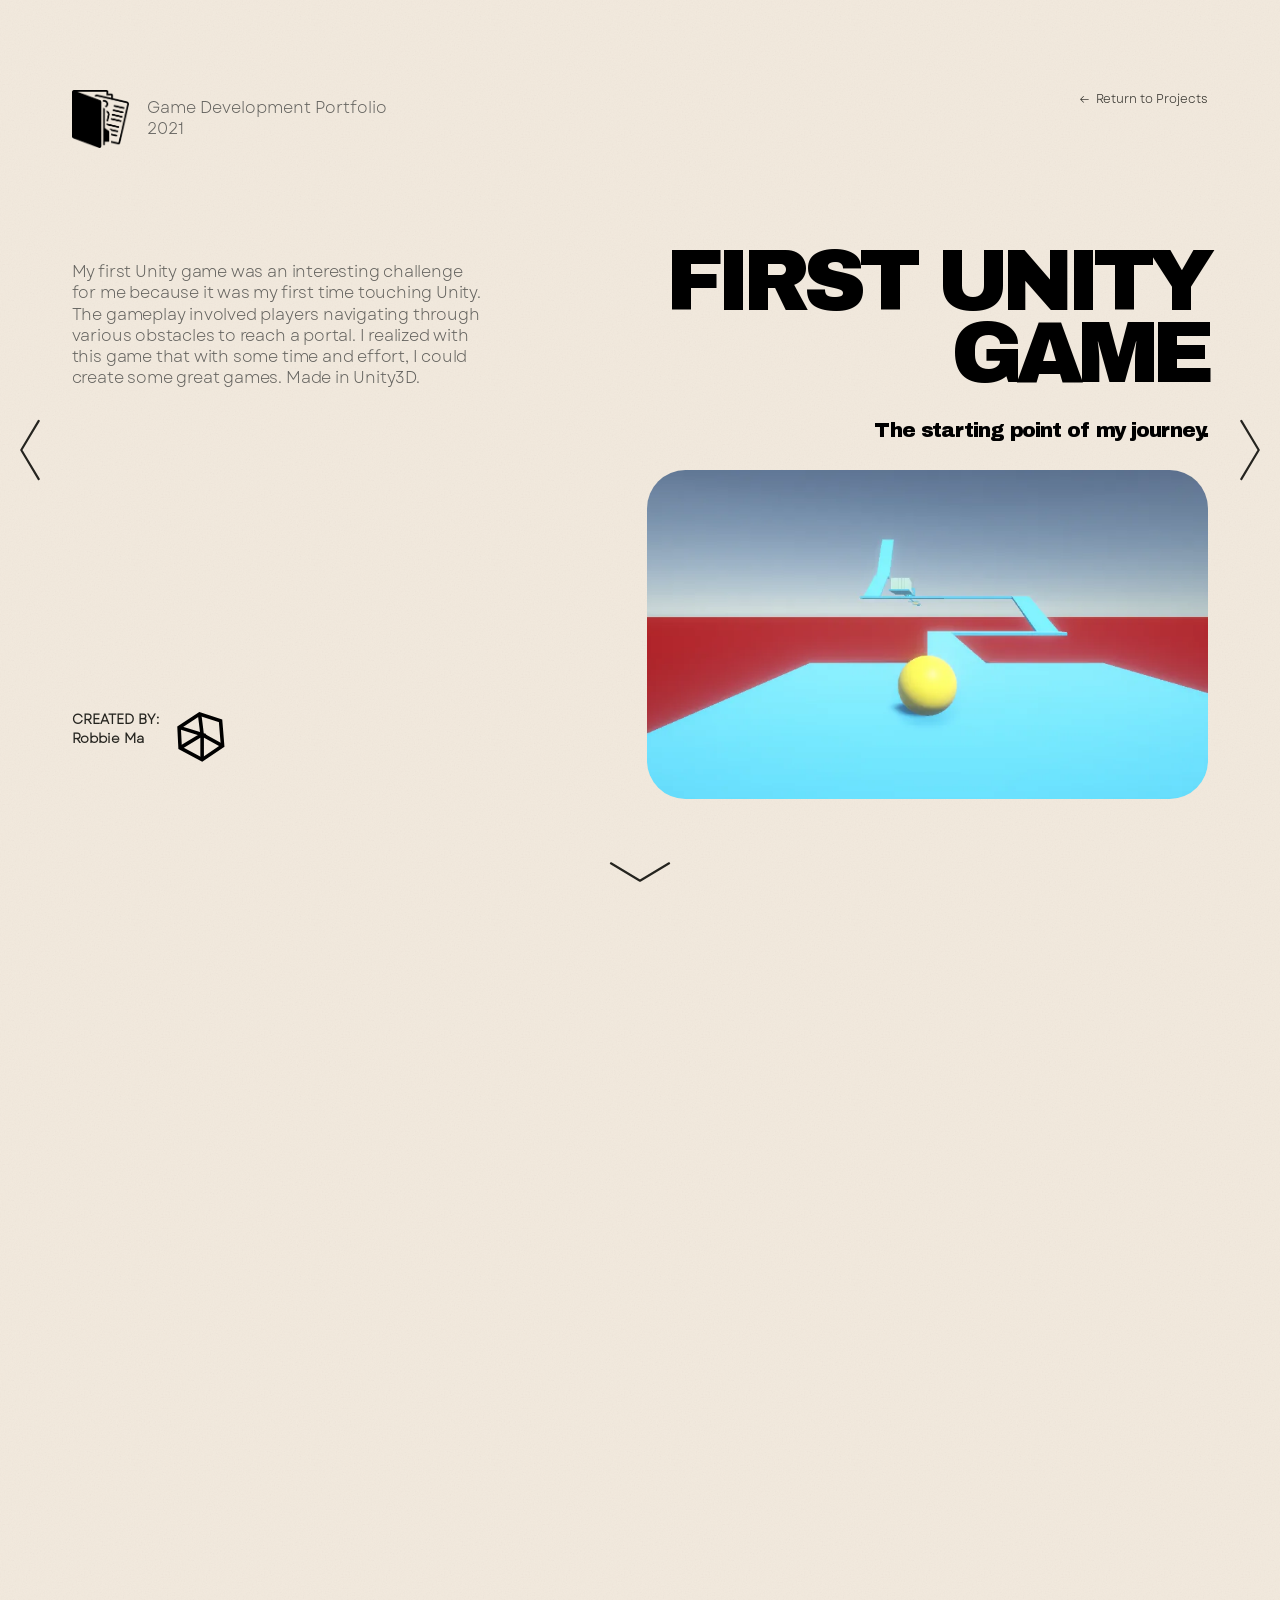
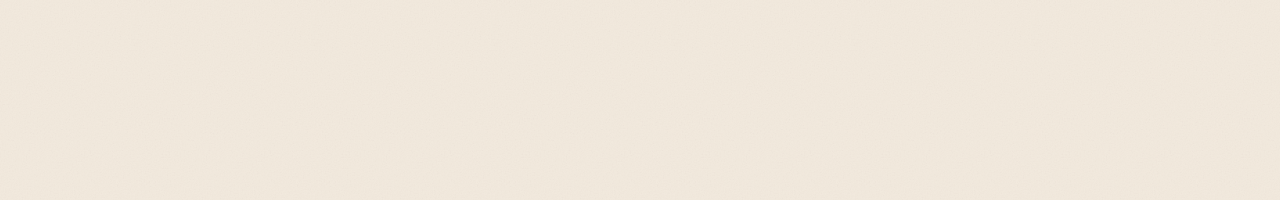
<file: project/first-unity-game.html>
<!doctype html>
<html lang="en" class="detail-presentation-page">
  <head>
    <meta charset="UTF-8" />
    <meta name="viewport" content="width=device-width, initial-scale=1" />
    <meta name="description" content="First Unity Game — a project by Robbie Ma." />
    <meta name="theme-color" content="#f2e9dd" />
    <title>First Unity Game — Robbie Ma</title>
    <link rel="preload" href="../fonts/ArchivoBlack-latin.woff2" as="font" type="font/woff2" crossorigin />
    <link rel="preload" href="../garet/Garet-Book.woff2" as="font" type="font/woff2" crossorigin />
    <link rel="stylesheet" href="../styles.css" />
    <link rel="stylesheet" href="../project-detail.css" />
  </head>
  <body class="detail-body detail-body-with-presentation">
    <div class="detail-shell">
      <div class="detail-overview">
      <header class="detail-header">
        <a class="detail-identity" href="../projects" aria-label="Back to all projects">
          <span class="detail-logo" aria-hidden="true"><img src="../project-icons/portfolio.png" alt="" width="500" height="500" /></span>
          <span class="detail-identity-text"><span>Game Development Portfolio</span><span>2021</span></span>
        </a>
        <a class="detail-back" href="../projects"><span aria-hidden="true">←</span> Return to Projects</a>
      </header>

      <nav class="detail-page-nav" aria-label="Browse projects">
        <a class="detail-arrow detail-arrow-prev" href="solstice.html" aria-label="Previous project: SOLSTICE"><svg viewBox="0 0 32 88" aria-hidden="true" fill="none"><path d="M28 4L4 44L28 84" stroke="currentColor" stroke-width="3" stroke-linecap="round" stroke-linejoin="round"/></svg></a>
        <a class="detail-arrow detail-arrow-next" href="fragile-little-boat.html" aria-label="Next project: Fragile Little boat"><svg viewBox="0 0 32 88" aria-hidden="true" fill="none"><path d="M4 4L28 44L4 84" stroke="currentColor" stroke-width="3" stroke-linecap="round" stroke-linejoin="round"/></svg></a>
      </nav>

      <main class="detail-main">
        <section class="detail-story" aria-label="Project story and credits">
          <div class="detail-story-copy">
            <p>My first Unity game was an interesting challenge for me because it was my first time touching Unity. The gameplay involved players navigating through various obstacles to reach a portal. I realized with this game that with some time and effort, I could create some great games. Made in Unity3D.</p>
          </div>
          <div class="detail-credits">
            <div><strong>Created by:</strong><p>Robbie Ma</p></div>
            <svg class="detail-engine-mark" viewBox="0 0 100 100" aria-hidden="true" fill="none">
              <path d="M48 6L89 19L93 68L53 95L10 72L8 32Z" stroke="#000" stroke-width="7" stroke-linejoin="miter"/>
              <path d="M48 6L53 46L93 68M8 32L53 46L10 72M53 46L53 95" stroke="#000" stroke-width="7" stroke-linejoin="miter"/>
            </svg>
          </div>
        </section>

        <section class="detail-feature" aria-label="First Unity Game project overview">
          <div class="detail-feature-copy">
            <h1 class="detail-heading">First Unity Game</h1>
            <p class="detail-summary">The starting point of my journey.</p>
          </div>
          <img class="detail-image" src="../project-images/first-game.webp" decoding="async" fetchpriority="high" width="835" height="329" alt="Image from First Unity Game" />
        </section>
      </main>

      <a class="detail-scroll-cue" href="#game" aria-label="Scroll to playable First Unity Game">
        <svg viewBox="0 0 88 32" fill="none" aria-hidden="true"><path d="M4 4L44 28L84 4" stroke="currentColor" stroke-width="3" stroke-linecap="round" stroke-linejoin="round"/></svg>
      </a>
      </div>

      <section class="detail-presentation" id="game" aria-label="Play First Unity Game">
        <iframe
          title="Play First Unity Game"
          src="https://lamp-dude.github.io/first-game/"
          loading="lazy"
          allow="fullscreen; gamepad"
          allowfullscreen
        ></iframe>
      </section>

    </div>
  </body>
</html>
</file>
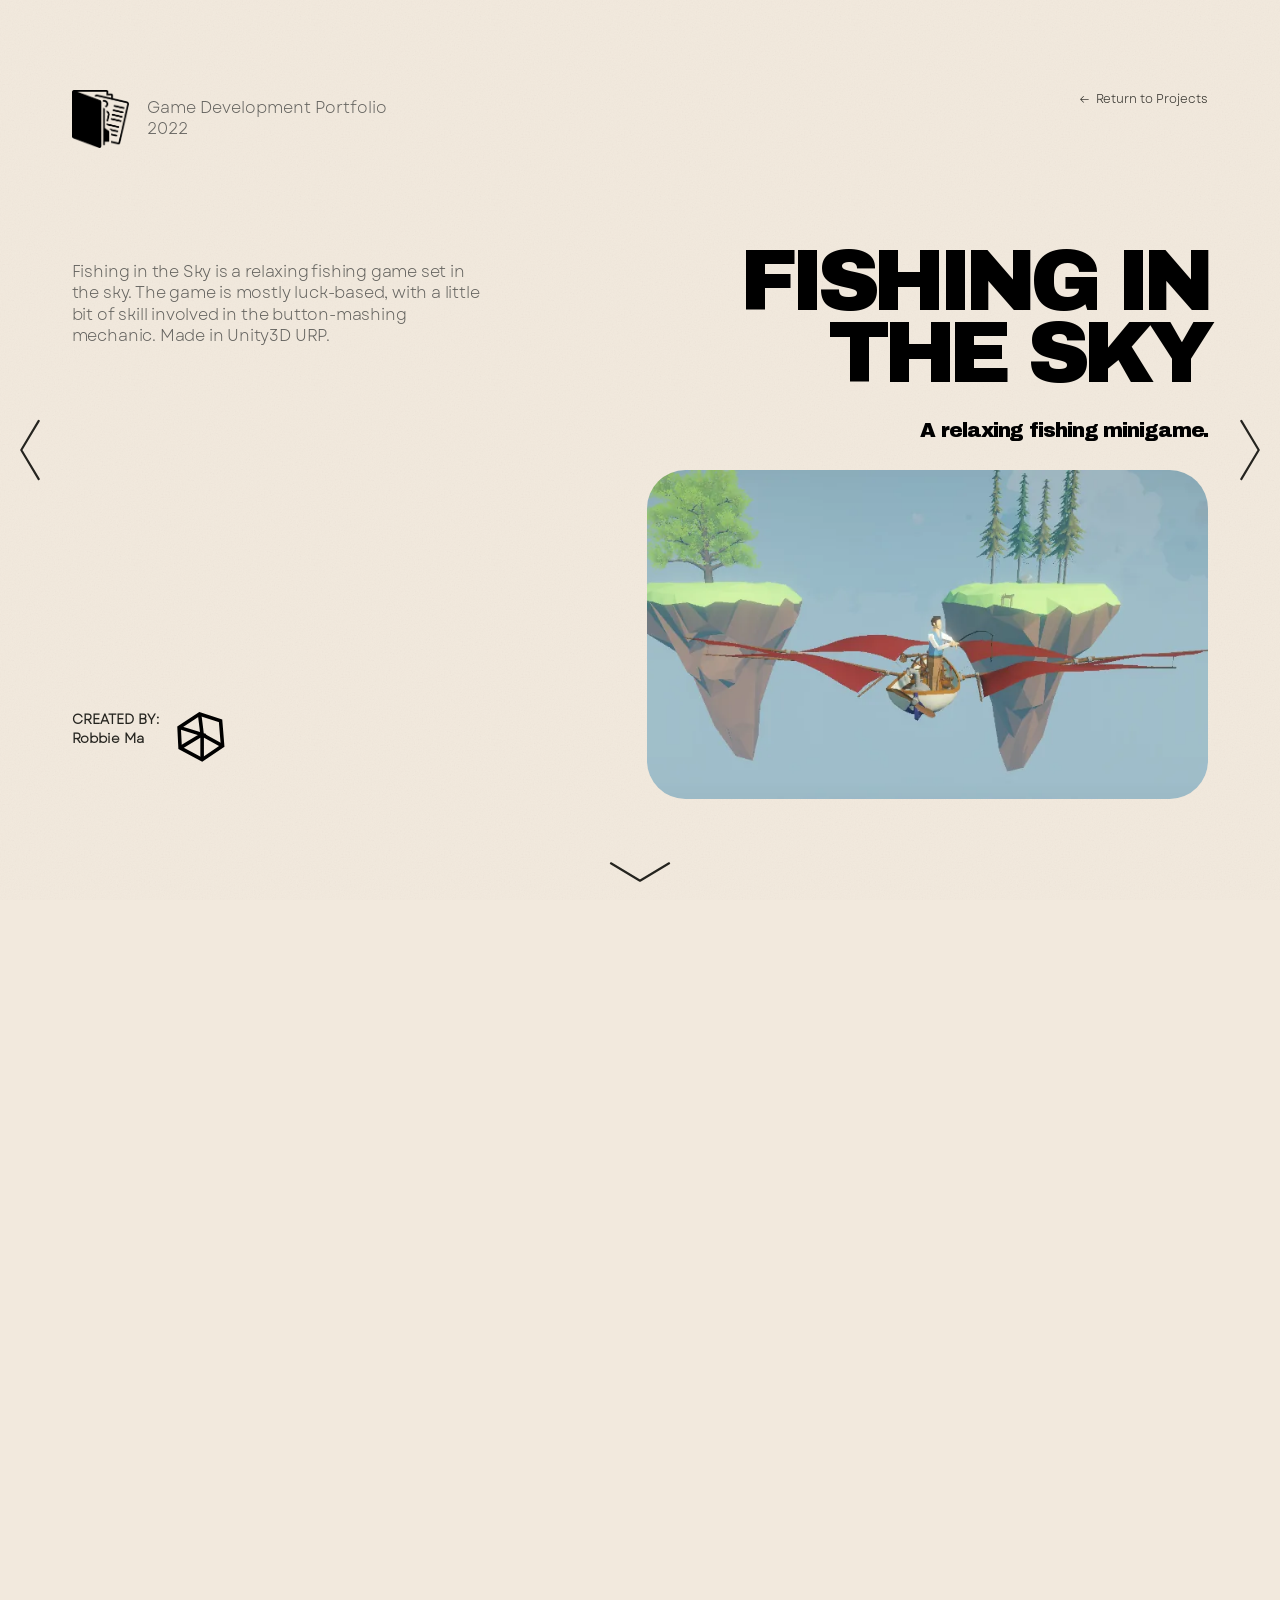
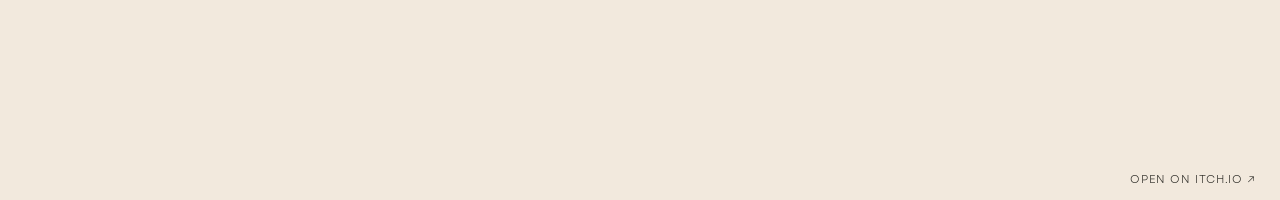
<file: project/fishing-in-the-sky.html>
<!doctype html>
<html lang="en" class="detail-presentation-page">
  <head>
    <meta charset="UTF-8" />
    <meta name="viewport" content="width=device-width, initial-scale=1" />
    <meta name="description" content="Fishing in the sky — a project by Robbie Ma." />
    <meta name="theme-color" content="#f2e9dd" />
    <title>Fishing in the sky — Robbie Ma</title>
    <link rel="preload" href="../fonts/ArchivoBlack-latin.woff2" as="font" type="font/woff2" crossorigin />
    <link rel="preload" href="../garet/Garet-Book.woff2" as="font" type="font/woff2" crossorigin />
    <link rel="stylesheet" href="../styles.css" />
    <link rel="stylesheet" href="../project-detail.css" />
  </head>
  <body class="detail-body detail-body-with-presentation">
    <div class="detail-shell">
      <div class="detail-overview">
      <header class="detail-header">
        <a class="detail-identity" href="../projects" aria-label="Back to all projects">
          <span class="detail-logo" aria-hidden="true"><img src="../project-icons/portfolio.png" alt="" width="500" height="500" /></span>
          <span class="detail-identity-text"><span>Game Development Portfolio</span><span>2022</span></span>
        </a>
        <a class="detail-back" href="../projects"><span aria-hidden="true">←</span> Return to Projects</a>
      </header>

      <nav class="detail-page-nav" aria-label="Browse projects">
        <a class="detail-arrow detail-arrow-prev" href="fragile-little-boat.html" aria-label="Previous project: Fragile Little boat"><svg viewBox="0 0 32 88" aria-hidden="true" fill="none"><path d="M28 4L4 44L28 84" stroke="currentColor" stroke-width="3" stroke-linecap="round" stroke-linejoin="round"/></svg></a>
        <a class="detail-arrow detail-arrow-next" href="cat-experience.html" aria-label="Next project: Cat Experience"><svg viewBox="0 0 32 88" aria-hidden="true" fill="none"><path d="M4 4L28 44L4 84" stroke="currentColor" stroke-width="3" stroke-linecap="round" stroke-linejoin="round"/></svg></a>
      </nav>

      <main class="detail-main">
        <section class="detail-story" aria-label="Project story and credits">
          <div class="detail-story-copy">
            <p>Fishing in the Sky is a relaxing fishing game set in the sky. The game is mostly luck-based, with a little bit of skill involved in the button-mashing mechanic. Made in Unity3D URP.</p>
          </div>
          <div class="detail-credits">
            <div><strong>Created by:</strong><p>Robbie Ma</p></div>
            <svg class="detail-engine-mark" viewBox="0 0 100 100" aria-hidden="true" fill="none">
              <path d="M48 6L89 19L93 68L53 95L10 72L8 32Z" stroke="#000" stroke-width="7" stroke-linejoin="miter"/>
              <path d="M48 6L53 46L93 68M8 32L53 46L10 72M53 46L53 95" stroke="#000" stroke-width="7" stroke-linejoin="miter"/>
            </svg>
          </div>
        </section>

        <section class="detail-feature" aria-label="Fishing in the sky project overview">
          <div class="detail-feature-copy">
            <h1 class="detail-heading">Fishing in the sky</h1>
            <p class="detail-summary">A relaxing fishing minigame.</p>
          </div>
          <img class="detail-image" src="../project-images/fishing.webp" decoding="async" fetchpriority="high" width="835" height="329" alt="Image from Fishing in the sky" />
        </section>
      </main>

      <a class="detail-scroll-cue" href="#game" aria-label="Scroll to playable Fishing in the Sky">
        <svg viewBox="0 0 88 32" fill="none" aria-hidden="true"><path d="M4 4L44 28L84 4" stroke="currentColor" stroke-width="3" stroke-linecap="round" stroke-linejoin="round"/></svg>
      </a>
      </div>

      <section class="detail-presentation detail-game-embed" id="game" aria-label="Play Fishing in the Sky">
        <iframe
          title="Play Fishing in the Sky"
          src="https://itch.io/embed-upload/9859040"
          loading="lazy"
          allow="autoplay; fullscreen; gamepad"
          allowfullscreen
        ></iframe>
        <a class="detail-game-link" href="https://lamp-dude.itch.io/fishing-in-the-air" target="_blank" rel="noopener noreferrer">OPEN ON ITCH.IO ↗</a>
      </section>

    </div>
  </body>
</html>
</file>
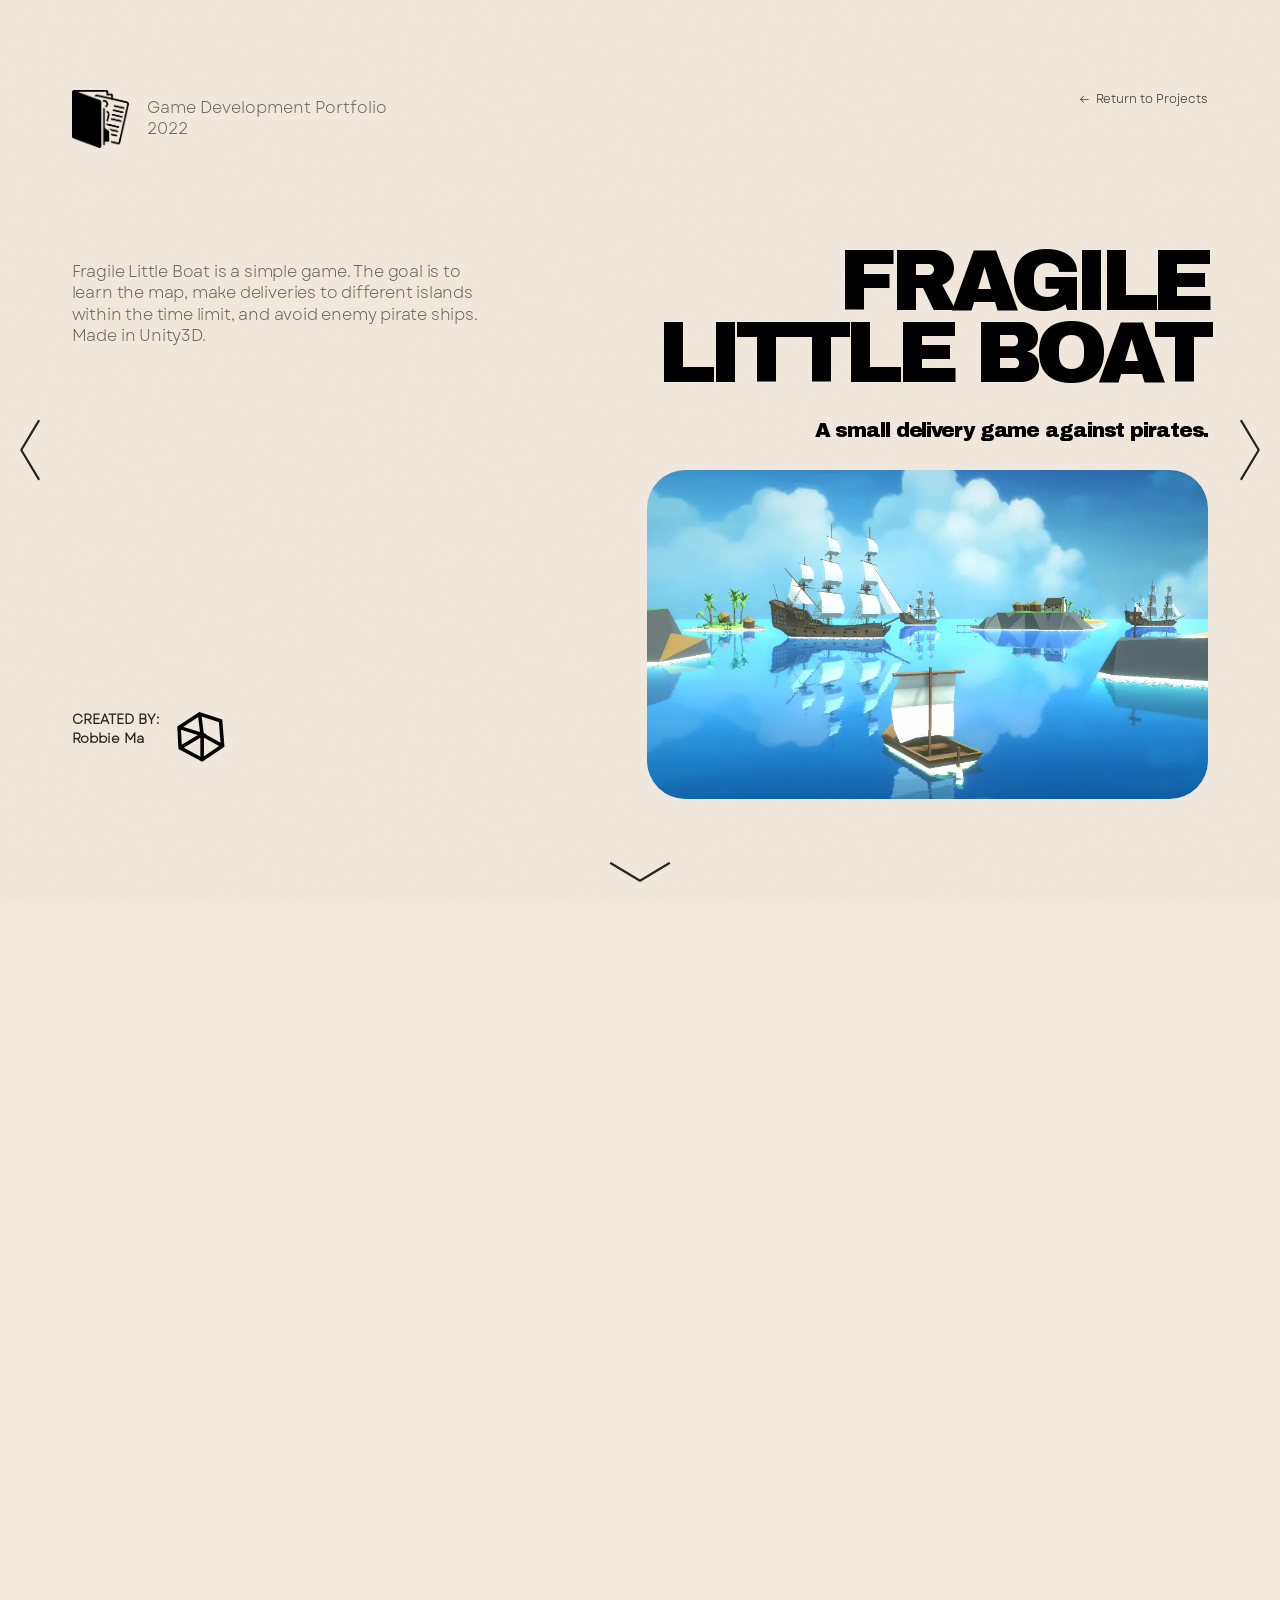
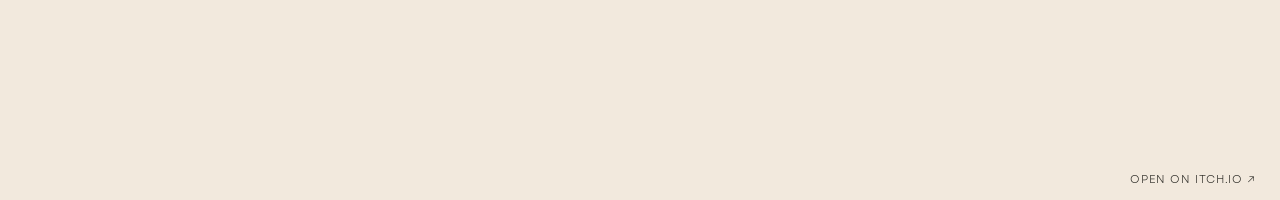
<file: project/fragile-little-boat.html>
<!doctype html>
<html lang="en" class="detail-presentation-page">
  <head>
    <meta charset="UTF-8" />
    <meta name="viewport" content="width=device-width, initial-scale=1" />
    <meta name="description" content="Fragile Little boat — a project by Robbie Ma." />
    <meta name="theme-color" content="#f2e9dd" />
    <title>Fragile Little boat — Robbie Ma</title>
    <link rel="preload" href="../fonts/ArchivoBlack-latin.woff2" as="font" type="font/woff2" crossorigin />
    <link rel="preload" href="../garet/Garet-Book.woff2" as="font" type="font/woff2" crossorigin />
    <link rel="stylesheet" href="../styles.css" />
    <link rel="stylesheet" href="../project-detail.css" />
  </head>
  <body class="detail-body detail-body-with-presentation">
    <div class="detail-shell">
      <div class="detail-overview">
      <header class="detail-header">
        <a class="detail-identity" href="../projects" aria-label="Back to all projects">
          <span class="detail-logo" aria-hidden="true"><img src="../project-icons/portfolio.png" alt="" width="500" height="500" /></span>
          <span class="detail-identity-text"><span>Game Development Portfolio</span><span>2022</span></span>
        </a>
        <a class="detail-back" href="../projects"><span aria-hidden="true">←</span> Return to Projects</a>
      </header>

      <nav class="detail-page-nav" aria-label="Browse projects">
        <a class="detail-arrow detail-arrow-prev" href="first-unity-game.html" aria-label="Previous project: First Unity Game"><svg viewBox="0 0 32 88" aria-hidden="true" fill="none"><path d="M28 4L4 44L28 84" stroke="currentColor" stroke-width="3" stroke-linecap="round" stroke-linejoin="round"/></svg></a>
        <a class="detail-arrow detail-arrow-next" href="fishing-in-the-sky.html" aria-label="Next project: Fishing in the sky"><svg viewBox="0 0 32 88" aria-hidden="true" fill="none"><path d="M4 4L28 44L4 84" stroke="currentColor" stroke-width="3" stroke-linecap="round" stroke-linejoin="round"/></svg></a>
      </nav>

      <main class="detail-main">
        <section class="detail-story" aria-label="Project story and credits">
          <div class="detail-story-copy">
            <p>Fragile Little Boat is a simple game. The goal is to learn the map, make deliveries to different islands within the time limit, and avoid enemy pirate ships. Made in Unity3D.</p>
          </div>
          <div class="detail-credits">
            <div><strong>Created by:</strong><p>Robbie Ma</p></div>
            <svg class="detail-engine-mark" viewBox="0 0 100 100" aria-hidden="true" fill="none">
              <path d="M48 6L89 19L93 68L53 95L10 72L8 32Z" stroke="#000" stroke-width="7" stroke-linejoin="miter"/>
              <path d="M48 6L53 46L93 68M8 32L53 46L10 72M53 46L53 95" stroke="#000" stroke-width="7" stroke-linejoin="miter"/>
            </svg>
          </div>
        </section>

        <section class="detail-feature" aria-label="Fragile Little boat project overview">
          <div class="detail-feature-copy">
            <h1 class="detail-heading">Fragile Little boat</h1>
            <p class="detail-summary">A small delivery game against pirates.</p>
          </div>
          <img class="detail-image" src="../project-images/fragile-boat.webp" decoding="async" fetchpriority="high" width="835" height="329" alt="Image from Fragile Little boat" />
        </section>
      </main>

      <a class="detail-scroll-cue" href="#game" aria-label="Scroll to playable Fragile Little Boat">
        <svg viewBox="0 0 88 32" fill="none" aria-hidden="true"><path d="M4 4L44 28L84 4" stroke="currentColor" stroke-width="3" stroke-linecap="round" stroke-linejoin="round"/></svg>
      </a>
      </div>

      <section class="detail-presentation detail-game-embed" id="game" aria-label="Play Fragile Little Boat">
        <iframe
          title="Play Fragile Little Boat"
          src="https://itch.io/embed-upload/8663555"
          loading="lazy"
          allow="autoplay; fullscreen; gamepad"
          allowfullscreen
        ></iframe>
        <a class="detail-game-link" href="https://lamp-dude.itch.io/fragile-little-boat" target="_blank" rel="noopener noreferrer">OPEN ON ITCH.IO ↗</a>
      </section>

    </div>
  </body>
</html>
</file>
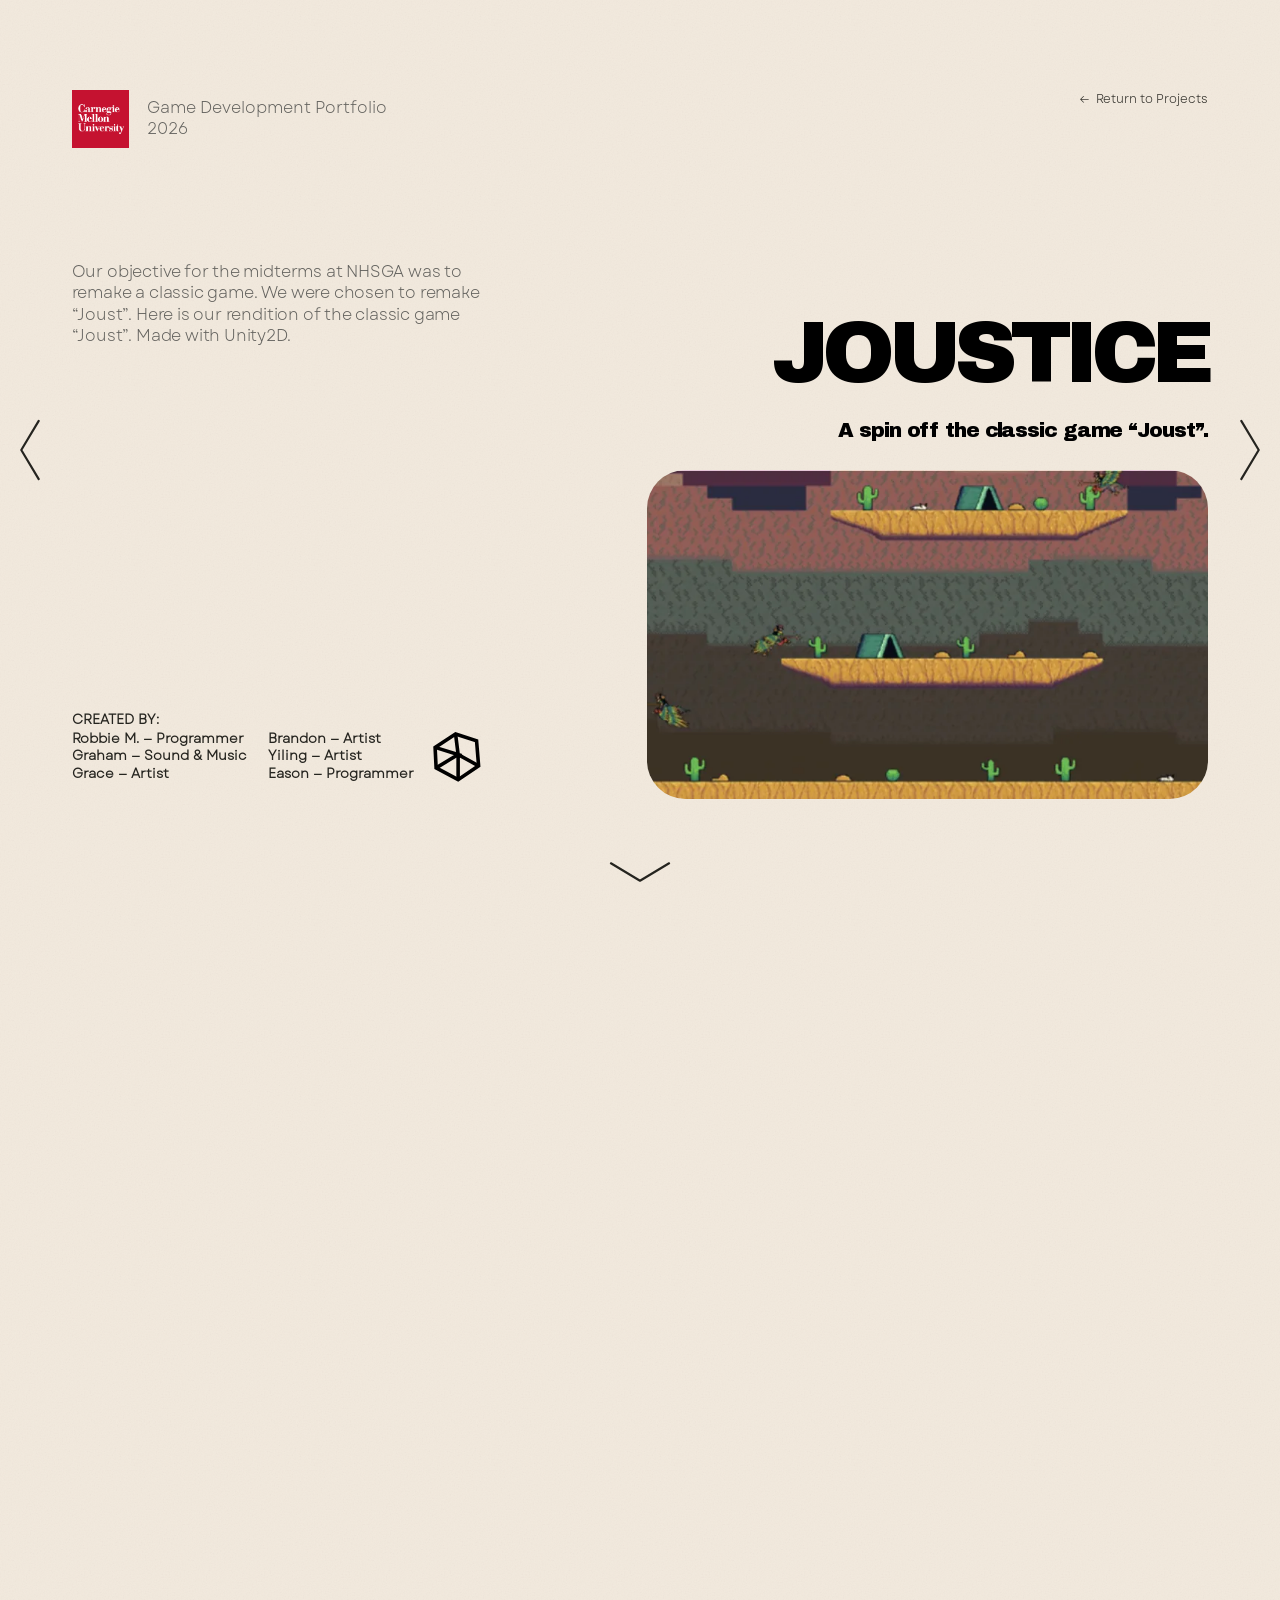
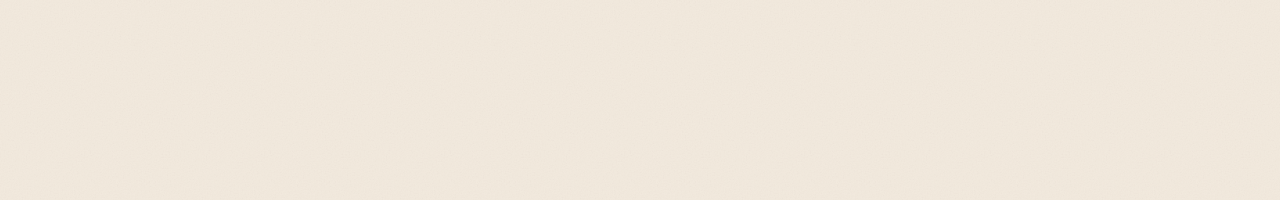
<file: project/joustice.html>
<!doctype html>
<html lang="en" class="detail-presentation-page">
  <head>
    <meta charset="UTF-8" />
    <meta name="viewport" content="width=device-width, initial-scale=1" />
    <meta name="description" content="JOUSTICE — a project by Robbie Ma." />
    <meta name="theme-color" content="#f2e9dd" />
    <title>JOUSTICE — Robbie Ma</title>
    <link rel="preload" href="../fonts/ArchivoBlack-latin.woff2" as="font" type="font/woff2" crossorigin />
    <link rel="preload" href="../garet/Garet-Book.woff2" as="font" type="font/woff2" crossorigin />
    <link rel="stylesheet" href="../styles.css" />
    <link rel="stylesheet" href="../project-detail.css" />
    <script src="../project-presentation.js" defer></script>
  </head>
  <body class="detail-body detail-body-with-presentation" data-presentation="joustice">
    <div class="detail-shell">
      <div class="detail-overview">
      <header class="detail-header">
        <a class="detail-identity" href="../projects" aria-label="Back to all projects">
          <span class="detail-logo detail-logo--cmu" aria-hidden="true"><img src="../project-icons/cmu.png" alt="" width="373" height="374" /></span>
          <span class="detail-identity-text"><span>Game Development Portfolio</span><span>2026</span></span>
        </a>
        <a class="detail-back" href="../projects"><span aria-hidden="true">←</span> Return to Projects</a>
      </header>

      <nav class="detail-page-nav" aria-label="Browse projects">
        <a class="detail-arrow detail-arrow-prev" href="escalate.html" aria-label="Previous project: ESCALATE"><svg viewBox="0 0 32 88" aria-hidden="true" fill="none"><path d="M28 4L4 44L28 84" stroke="currentColor" stroke-width="3" stroke-linecap="round" stroke-linejoin="round"/></svg></a>
        <a class="detail-arrow detail-arrow-next" href="solstice.html" aria-label="Next project: SOLSTICE"><svg viewBox="0 0 32 88" aria-hidden="true" fill="none"><path d="M4 4L28 44L4 84" stroke="currentColor" stroke-width="3" stroke-linecap="round" stroke-linejoin="round"/></svg></a>
      </nav>

      <main class="detail-main">
        <section class="detail-story" aria-label="Project story and credits">
          <div class="detail-story-copy">
            <p>Our objective for the midterms at NHSGA was to remake a classic game. We were chosen to remake “Joust”. Here is our rendition of the classic game “Joust”. Made with Unity2D.</p>
          </div>
          <div class="detail-credits detail-credits--team">
            <strong>Created by:</strong>
            <div class="detail-credit-names">
              <span>Robbie M. — Programmer</span>
              <span>Graham — Sound &amp; Music</span>
              <span>Grace — Artist</span>
              <span>Brandon — Artist</span>
              <span>Yiling — Artist</span>
              <span>Eason — Programmer</span>
            </div>
            <svg class="detail-engine-mark" viewBox="0 0 100 100" aria-hidden="true" fill="none">
              <path d="M48 6L89 19L93 68L53 95L10 72L8 32Z" stroke="#000" stroke-width="7" stroke-linejoin="miter"/>
              <path d="M48 6L53 46L93 68M8 32L53 46L10 72M53 46L53 95" stroke="#000" stroke-width="7" stroke-linejoin="miter"/>
            </svg>
          </div>
        </section>

        <section class="detail-feature" aria-label="JOUSTICE project overview">
          <div class="detail-feature-copy">
            <h1 class="detail-heading">JOUSTICE</h1>
            <p class="detail-summary">A spin off the classic game “Joust”.</p>
          </div>
          <img class="detail-image" src="../project-images/joustsice.webp" decoding="async" fetchpriority="high" width="835" height="329" alt="Image from JOUSTICE" />
        </section>
      </main>

      <a class="detail-scroll-cue" href="#presentation" aria-label="Scroll to JOUSTICE presentation">
        <svg viewBox="0 0 88 32" fill="none" aria-hidden="true"><path d="M4 4L44 28L84 4" stroke="currentColor" stroke-width="3" stroke-linecap="round" stroke-linejoin="round"/></svg>
      </a>
      </div>

      <section class="detail-presentation" id="presentation" aria-label="JOUSTICE presentation">
        <iframe
          title="JOUSTICE presentation"
          src="https://docs.google.com/presentation/d/1Vz0flf-dHWunWqJWBp_35HXYZi0-hJ2CrjguhrkfLSI/embed?start=false&amp;loop=false&amp;delayms=3000&amp;slide=id.p"
          loading="lazy"
          allow="fullscreen"
          allowfullscreen
        ></iframe>
      </section>

    </div>
  </body>
</html>
</file>
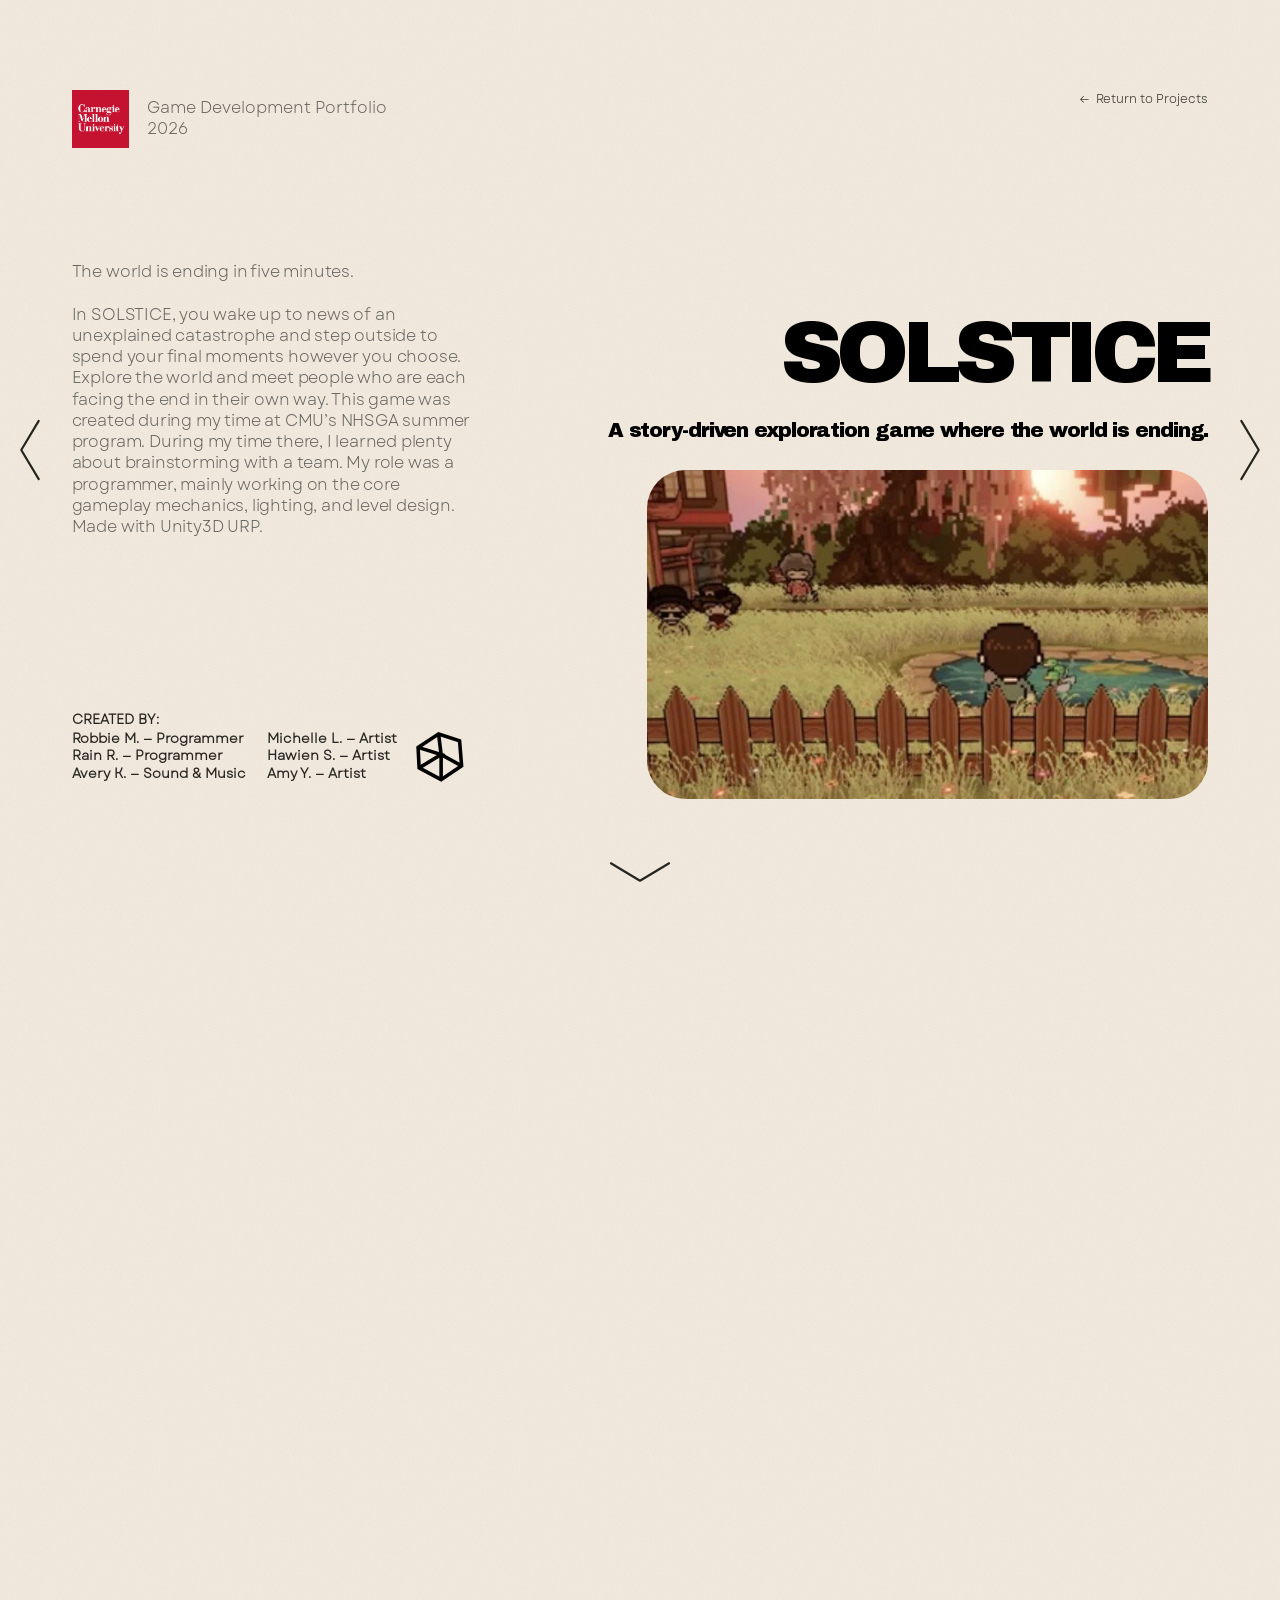
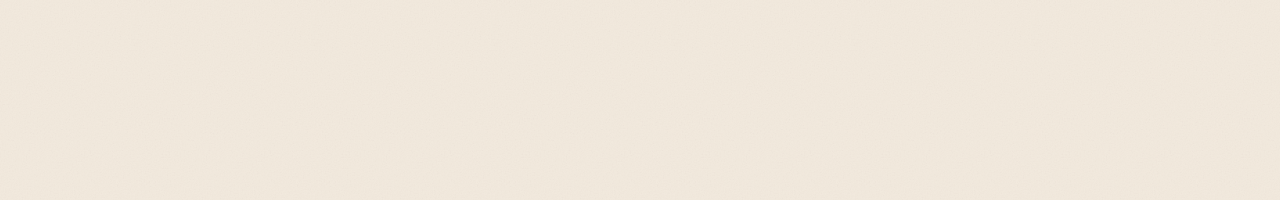
<file: project/solstice.html>
<!doctype html>
<html lang="en" class="detail-presentation-page">
  <head>
    <meta charset="UTF-8" />
    <meta name="viewport" content="width=device-width, initial-scale=1" />
    <meta name="description" content="SOLSTICE — a project by Robbie Ma." />
    <meta name="theme-color" content="#f2e9dd" />
    <title>SOLSTICE — Robbie Ma</title>
    <link rel="preload" href="../fonts/ArchivoBlack-latin.woff2" as="font" type="font/woff2" crossorigin />
    <link rel="preload" href="../garet/Garet-Book.woff2" as="font" type="font/woff2" crossorigin />
    <link rel="stylesheet" href="../styles.css" />
    <link rel="stylesheet" href="../project-detail.css" />
    <script src="../project-presentation.js" defer></script>
  </head>
  <body class="detail-body detail-body-with-presentation" data-presentation="solstice">
    <div class="detail-shell">
      <div class="detail-overview">
      <header class="detail-header">
        <a class="detail-identity" href="../projects" aria-label="Back to all projects">
          <span class="detail-logo detail-logo--cmu" aria-hidden="true"><img src="../project-icons/cmu.png" alt="" width="373" height="374" /></span>
          <span class="detail-identity-text"><span>Game Development Portfolio</span><span>2026</span></span>
        </a>
        <a class="detail-back" href="../projects"><span aria-hidden="true">←</span> Return to Projects</a>
      </header>

      <nav class="detail-page-nav" aria-label="Browse projects">
        <a class="detail-arrow detail-arrow-prev" href="joustice.html" aria-label="Previous project: JOUSTICE"><svg viewBox="0 0 32 88" aria-hidden="true" fill="none"><path d="M28 4L4 44L28 84" stroke="currentColor" stroke-width="3" stroke-linecap="round" stroke-linejoin="round"/></svg></a>
        <a class="detail-arrow detail-arrow-next" href="first-unity-game.html" aria-label="Next project: First Unity Game"><svg viewBox="0 0 32 88" aria-hidden="true" fill="none"><path d="M4 4L28 44L4 84" stroke="currentColor" stroke-width="3" stroke-linecap="round" stroke-linejoin="round"/></svg></a>
      </nav>

      <main class="detail-main">
        <section class="detail-story" aria-label="Project story and credits">
          <div class="detail-story-copy">
            <p>The world is ending in five minutes.<br /><br />In SOLSTICE, you wake up to news of an unexplained catastrophe and step outside to spend your final moments however you choose. Explore the world and meet people who are each facing the end in their own way. This game was created during my time at CMU’s NHSGA summer program. During my time there, I learned plenty about brainstorming with a team. My role was a programmer, mainly working on the core gameplay mechanics, lighting, and level design. Made with Unity3D URP.</p>
          </div>
          <div class="detail-credits detail-credits--team">
            <strong>Created by:</strong>
            <div class="detail-credit-names">
              <span>Robbie M. — Programmer</span>
              <span>Rain R. — Programmer</span>
              <span>Avery K. — Sound &amp; Music</span>
              <span>Michelle L. — Artist</span>
              <span>Hawien S. — Artist</span>
              <span>Amy Y. — Artist</span>
            </div>
            <svg class="detail-engine-mark" viewBox="0 0 100 100" aria-hidden="true" fill="none">
              <path d="M48 6L89 19L93 68L53 95L10 72L8 32Z" stroke="#000" stroke-width="7" stroke-linejoin="miter"/>
              <path d="M48 6L53 46L93 68M8 32L53 46L10 72M53 46L53 95" stroke="#000" stroke-width="7" stroke-linejoin="miter"/>
            </svg>
          </div>
        </section>

        <section class="detail-feature" aria-label="SOLSTICE project overview">
          <div class="detail-feature-copy">
            <h1 class="detail-heading">SOLSTICE</h1>
            <p class="detail-summary">A story-driven exploration game where the world is ending.</p>
          </div>
          <img class="detail-image" src="../project-images/solstice.webp" decoding="async" fetchpriority="high" width="835" height="329" alt="Image from SOLSTICE" />
        </section>
      </main>

      <a class="detail-scroll-cue" href="#presentation" aria-label="Scroll to SOLSTICE presentation">
        <svg viewBox="0 0 88 32" fill="none" aria-hidden="true"><path d="M4 4L44 28L84 4" stroke="currentColor" stroke-width="3" stroke-linecap="round" stroke-linejoin="round"/></svg>
      </a>
      </div>

      <section class="detail-presentation" id="presentation" aria-label="SOLSTICE presentation">
        <iframe
          title="SOLSTICE presentation"
          src="https://docs.google.com/presentation/d/1psG_w2nVaXV4M1s-zR_1pwmNxDxqCDsGRYXOMcemsUU/embed?start=false&amp;loop=false&amp;delayms=3000&amp;slide=id.p"
          loading="lazy"
          allow="fullscreen"
          allowfullscreen
        ></iframe>
      </section>

    </div>
  </body>
</html>
</file>
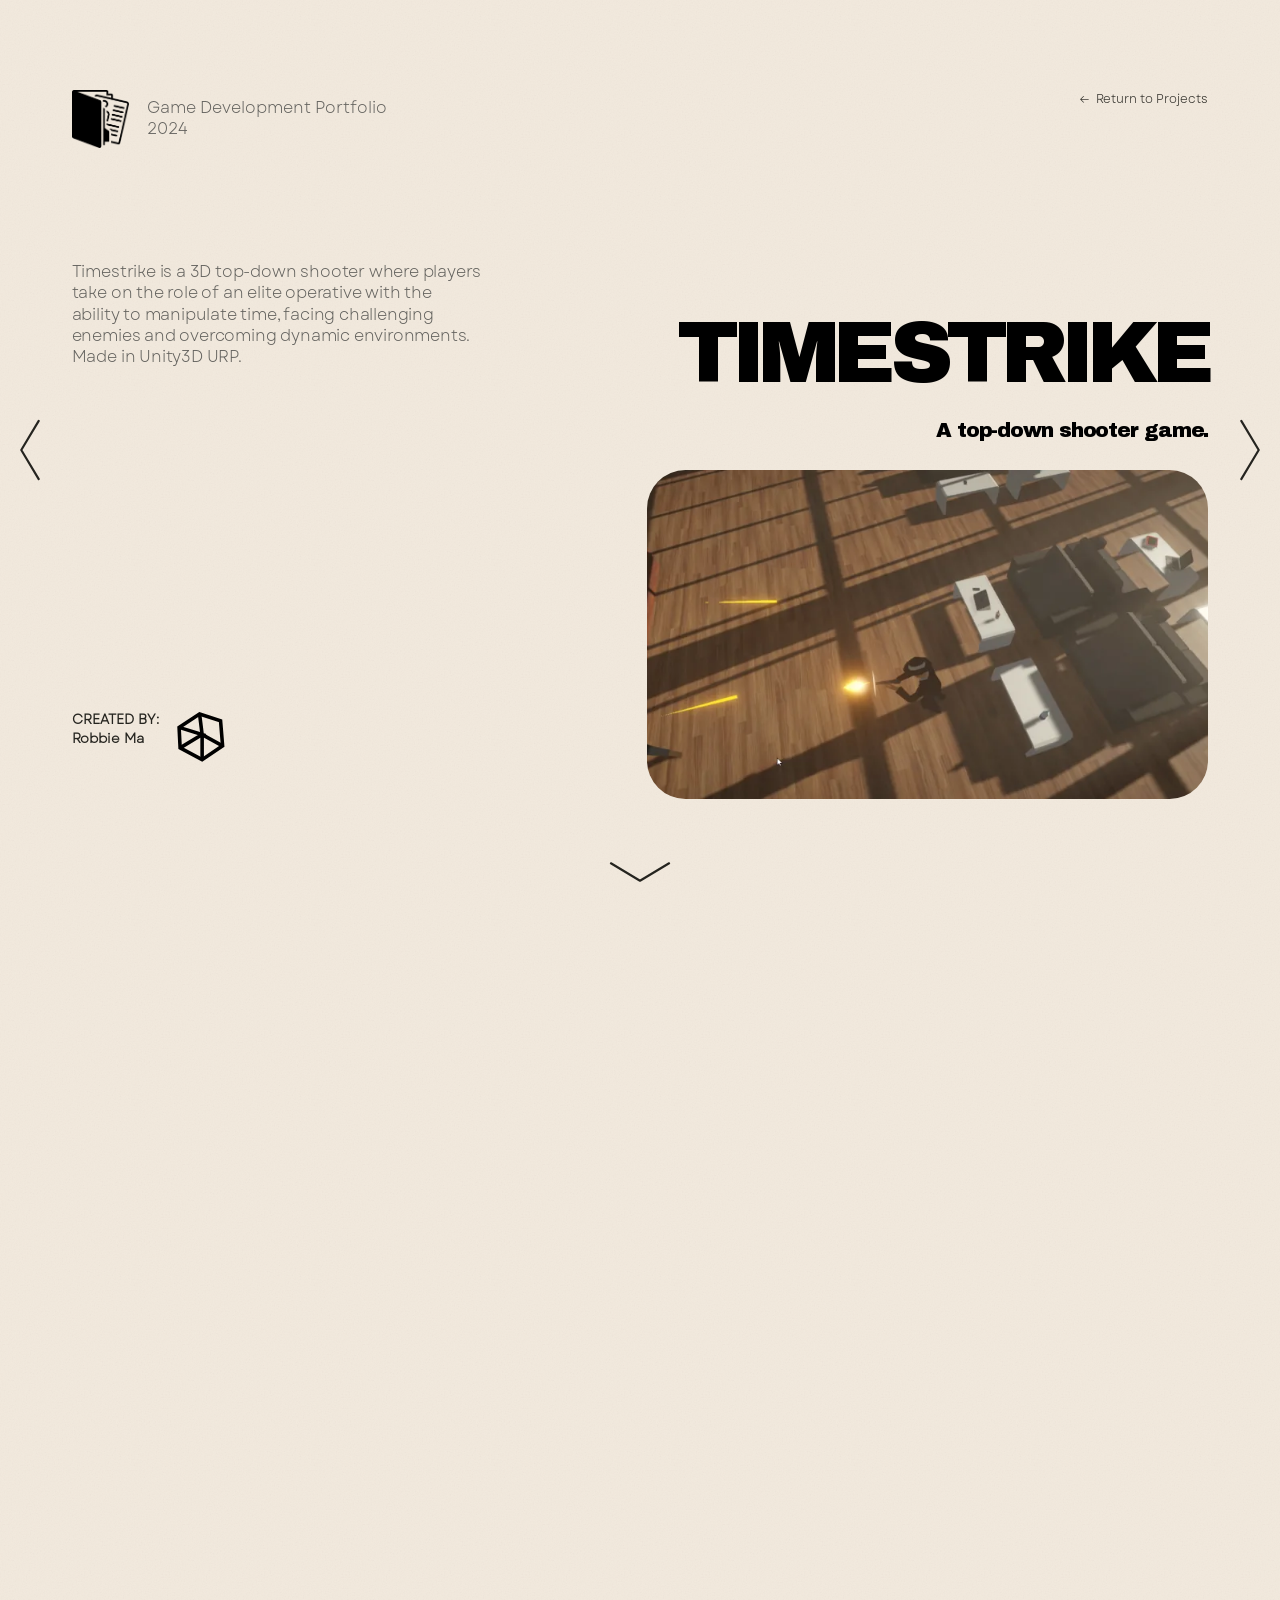
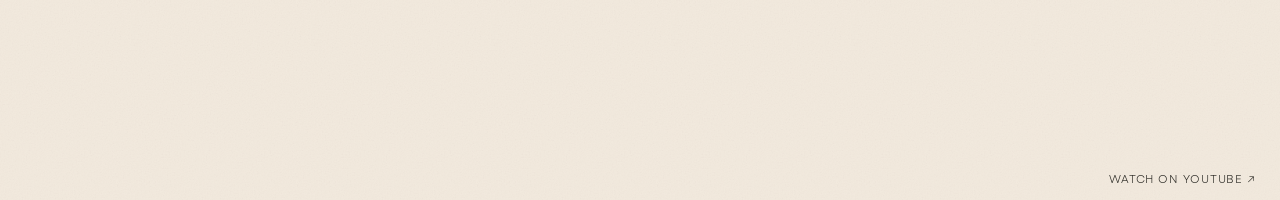
<file: project/timestrike.html>
<!doctype html>
<html lang="en" class="detail-presentation-page">
  <head>
    <meta charset="UTF-8" />
    <meta name="viewport" content="width=device-width, initial-scale=1" />
    <meta name="referrer" content="strict-origin-when-cross-origin" />
    <meta name="description" content="Timestrike — a project by Robbie Ma." />
    <meta name="theme-color" content="#f2e9dd" />
    <title>Timestrike — Robbie Ma</title>
    <link rel="preload" href="../fonts/ArchivoBlack-latin.woff2" as="font" type="font/woff2" crossorigin />
    <link rel="preload" href="../garet/Garet-Book.woff2" as="font" type="font/woff2" crossorigin />
    <link rel="stylesheet" href="../styles.css" />
    <link rel="stylesheet" href="../project-detail.css" />
  </head>
  <body class="detail-body detail-body-with-presentation">
    <div class="detail-shell">
      <div class="detail-overview">
      <header class="detail-header">
        <a class="detail-identity" href="../projects" aria-label="Back to all projects">
          <span class="detail-logo" aria-hidden="true"><img src="../project-icons/portfolio.png" alt="" width="500" height="500" /></span>
          <span class="detail-identity-text"><span>Game Development Portfolio</span><span>2024</span></span>
        </a>
        <a class="detail-back" href="../projects"><span aria-hidden="true">←</span> Return to Projects</a>
      </header>

      <nav class="detail-page-nav" aria-label="Browse projects">
        <a class="detail-arrow detail-arrow-prev" href="working-piano-demo.html" aria-label="Previous project: Working piano demo"><svg viewBox="0 0 32 88" aria-hidden="true" fill="none"><path d="M28 4L4 44L28 84" stroke="currentColor" stroke-width="3" stroke-linecap="round" stroke-linejoin="round"/></svg></a>
        <a class="detail-arrow detail-arrow-next" href="barblitz.html" aria-label="Next project: BarBlitz"><svg viewBox="0 0 32 88" aria-hidden="true" fill="none"><path d="M4 4L28 44L4 84" stroke="currentColor" stroke-width="3" stroke-linecap="round" stroke-linejoin="round"/></svg></a>
      </nav>

      <main class="detail-main">
        <section class="detail-story" aria-label="Project story and credits">
          <div class="detail-story-copy">
            <p>Timestrike is a 3D top-down shooter where players take on the role of an elite operative with the ability to manipulate time, facing challenging enemies and overcoming dynamic environments. Made in Unity3D URP.</p>
          </div>
          <div class="detail-credits">
            <div><strong>Created by:</strong><p>Robbie Ma</p></div>
            <svg class="detail-engine-mark" viewBox="0 0 100 100" aria-hidden="true" fill="none">
              <path d="M48 6L89 19L93 68L53 95L10 72L8 32Z" stroke="#000" stroke-width="7" stroke-linejoin="miter"/>
              <path d="M48 6L53 46L93 68M8 32L53 46L10 72M53 46L53 95" stroke="#000" stroke-width="7" stroke-linejoin="miter"/>
            </svg>
          </div>
        </section>

        <section class="detail-feature" aria-label="Timestrike project overview">
          <div class="detail-feature-copy">
            <h1 class="detail-heading">Timestrike</h1>
            <p class="detail-summary">A top-down shooter game.</p>
          </div>
          <img class="detail-image" src="../project-images/timestrike.webp" decoding="async" fetchpriority="high" width="835" height="329" alt="Image from Timestrike" />
        </section>
      </main>

      <a class="detail-scroll-cue" href="#video" aria-label="Scroll to Timestrike video">
        <svg viewBox="0 0 88 32" fill="none" aria-hidden="true"><path d="M4 4L44 28L84 4" stroke="currentColor" stroke-width="3" stroke-linecap="round" stroke-linejoin="round"/></svg>
      </a>
      </div>

      <section class="detail-presentation detail-video-embed" id="video" aria-label="Timestrike video">
        <iframe
          title="Timestrike video"
          data-youtube-id="qMTLFWoi_Ew"
          allow="accelerometer; autoplay; clipboard-write; encrypted-media; gyroscope; picture-in-picture; web-share; fullscreen"
          referrerpolicy="strict-origin-when-cross-origin"
          allowfullscreen
        ></iframe>
        <a class="detail-game-link" href="https://youtu.be/qMTLFWoi_Ew" target="_blank" rel="noopener noreferrer">WATCH ON YOUTUBE ↗</a>
      </section>

    </div>
    <script src="../youtube-embed.js" defer></script>
  </body>
</html>
</file>
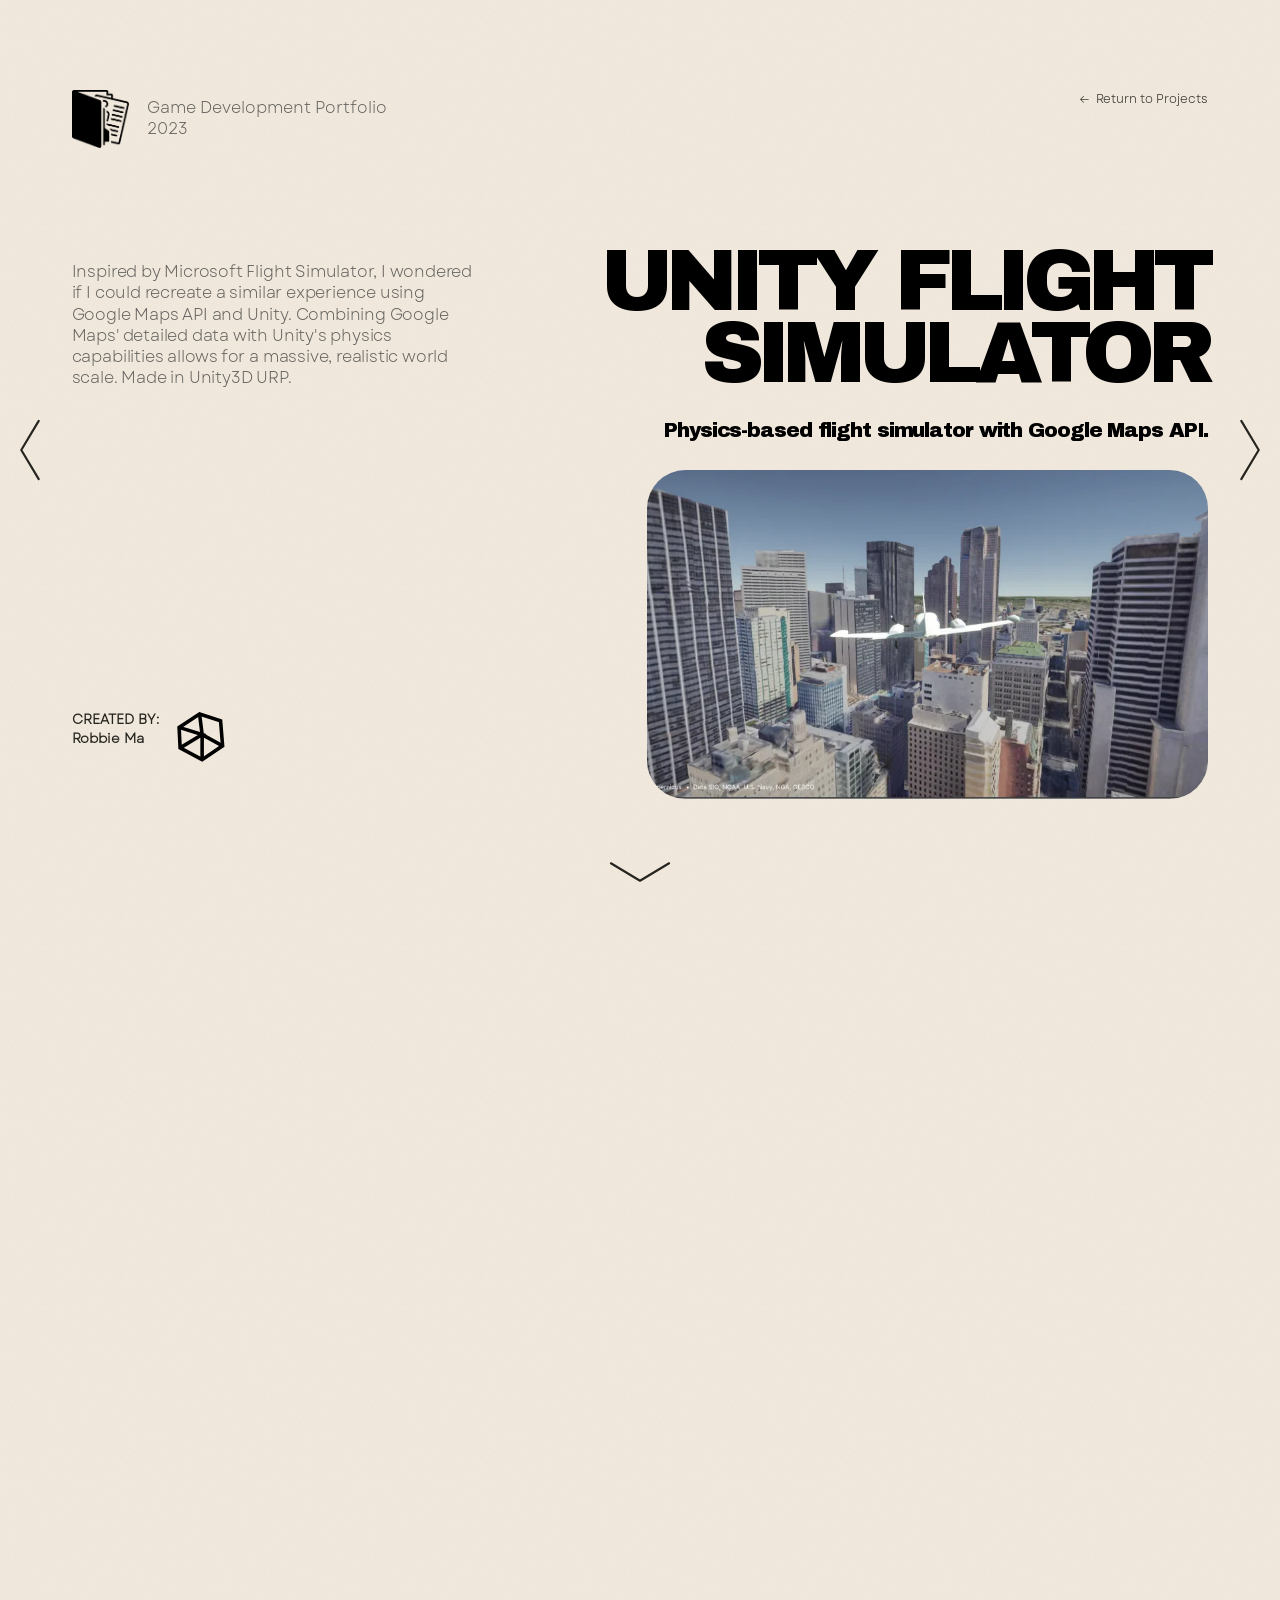
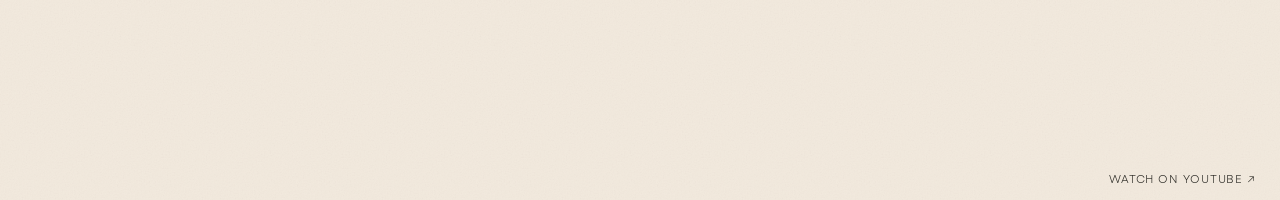
<file: project/unity-flight-simulator.html>
<!doctype html>
<html lang="en" class="detail-presentation-page">
  <head>
    <meta charset="UTF-8" />
    <meta name="viewport" content="width=device-width, initial-scale=1" />
    <meta name="referrer" content="strict-origin-when-cross-origin" />
    <meta name="description" content="Unity Flight Simulator — a project by Robbie Ma." />
    <meta name="theme-color" content="#f2e9dd" />
    <title>Unity Flight Simulator — Robbie Ma</title>
    <link rel="preload" href="../fonts/ArchivoBlack-latin.woff2" as="font" type="font/woff2" crossorigin />
    <link rel="preload" href="../garet/Garet-Book.woff2" as="font" type="font/woff2" crossorigin />
    <link rel="stylesheet" href="../styles.css" />
    <link rel="stylesheet" href="../project-detail.css" />
  </head>
  <body class="detail-body detail-body-with-presentation">
    <div class="detail-shell">
      <div class="detail-overview">
      <header class="detail-header">
        <a class="detail-identity" href="../projects" aria-label="Back to all projects">
          <span class="detail-logo" aria-hidden="true"><img src="../project-icons/portfolio.png" alt="" width="500" height="500" /></span>
          <span class="detail-identity-text"><span>Game Development Portfolio</span><span>2023</span></span>
        </a>
        <a class="detail-back" href="../projects"><span aria-hidden="true">←</span> Return to Projects</a>
      </header>

      <nav class="detail-page-nav" aria-label="Browse projects">
        <a class="detail-arrow detail-arrow-prev" href="cat-experience.html" aria-label="Previous project: Cat Experience"><svg viewBox="0 0 32 88" aria-hidden="true" fill="none"><path d="M28 4L4 44L28 84" stroke="currentColor" stroke-width="3" stroke-linecap="round" stroke-linejoin="round"/></svg></a>
        <a class="detail-arrow detail-arrow-next" href="working-piano-demo.html" aria-label="Next project: Working piano demo"><svg viewBox="0 0 32 88" aria-hidden="true" fill="none"><path d="M4 4L28 44L4 84" stroke="currentColor" stroke-width="3" stroke-linecap="round" stroke-linejoin="round"/></svg></a>
      </nav>

      <main class="detail-main">
        <section class="detail-story" aria-label="Project story and credits">
          <div class="detail-story-copy">
            <p>Inspired by Microsoft Flight Simulator, I wondered if I could recreate a similar experience using Google Maps API and Unity. Combining Google Maps' detailed data with Unity's physics capabilities allows for a massive, realistic world scale. Made in Unity3D URP.</p>
          </div>
          <div class="detail-credits">
            <div><strong>Created by:</strong><p>Robbie Ma</p></div>
            <svg class="detail-engine-mark" viewBox="0 0 100 100" aria-hidden="true" fill="none">
              <path d="M48 6L89 19L93 68L53 95L10 72L8 32Z" stroke="#000" stroke-width="7" stroke-linejoin="miter"/>
              <path d="M48 6L53 46L93 68M8 32L53 46L10 72M53 46L53 95" stroke="#000" stroke-width="7" stroke-linejoin="miter"/>
            </svg>
          </div>
        </section>

        <section class="detail-feature" aria-label="Unity Flight Simulator project overview">
          <div class="detail-feature-copy">
            <h1 class="detail-heading">Unity Flight Simulator</h1>
            <p class="detail-summary">Physics-based flight simulator with Google Maps API.</p>
          </div>
          <img class="detail-image" src="../project-images/flight-sim.webp" decoding="async" fetchpriority="high" width="835" height="329" alt="Image from Unity Flight Simulator" />
        </section>
      </main>

      <a class="detail-scroll-cue" href="#video" aria-label="Scroll to Unity Flight Simulator video">
        <svg viewBox="0 0 88 32" fill="none" aria-hidden="true"><path d="M4 4L44 28L84 4" stroke="currentColor" stroke-width="3" stroke-linecap="round" stroke-linejoin="round"/></svg>
      </a>
      </div>

      <section class="detail-presentation detail-video-embed" id="video" aria-label="Unity Flight Simulator video">
        <iframe
          title="Unity Flight Simulator video"
          data-youtube-id="ghLpMqex2s0"
          allow="accelerometer; autoplay; clipboard-write; encrypted-media; gyroscope; picture-in-picture; web-share; fullscreen"
          referrerpolicy="strict-origin-when-cross-origin"
          allowfullscreen
        ></iframe>
        <a class="detail-game-link" href="https://youtu.be/ghLpMqex2s0" target="_blank" rel="noopener noreferrer">WATCH ON YOUTUBE ↗</a>
      </section>

    </div>
    <script src="../youtube-embed.js" defer></script>
  </body>
</html>
</file>
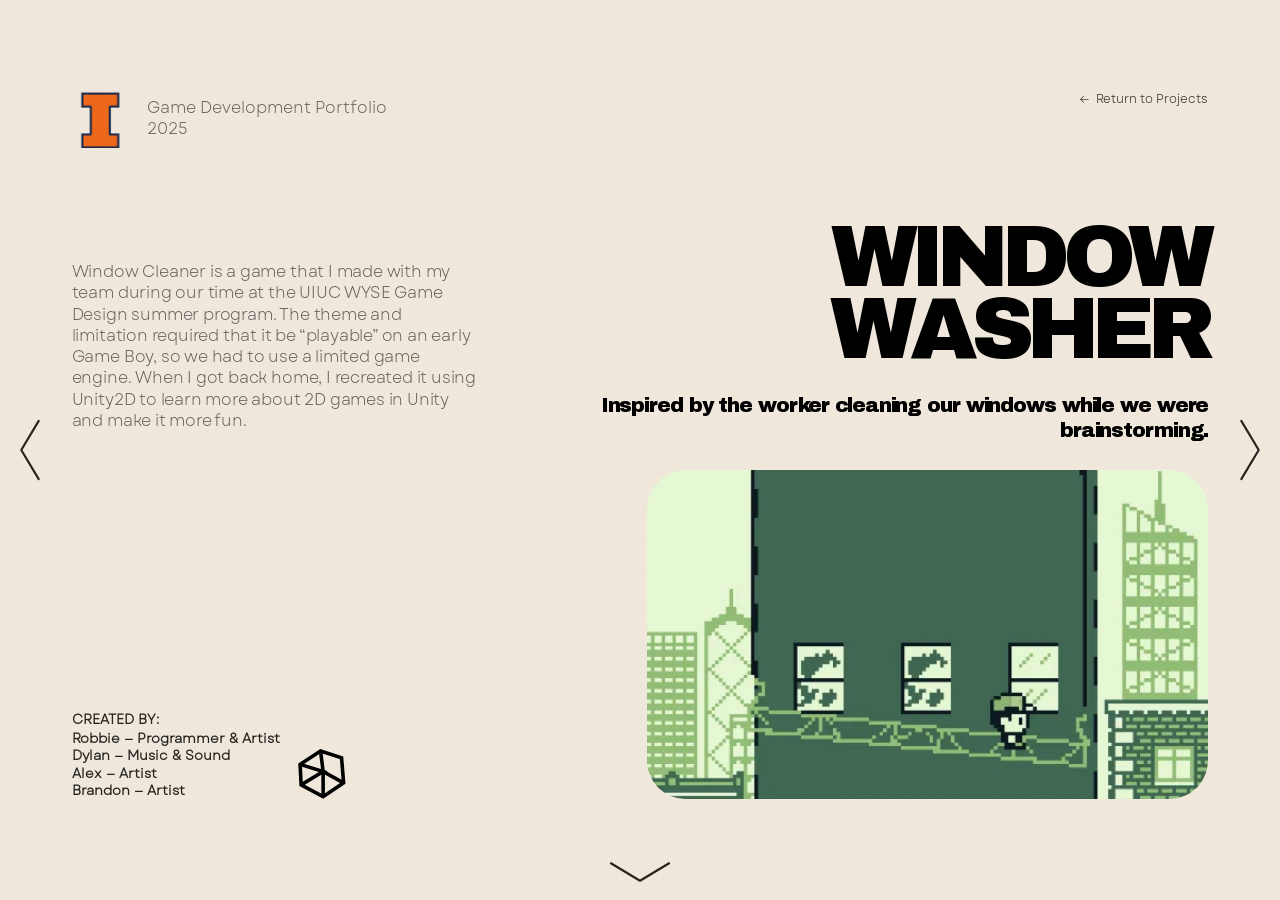
<file: project/window-washer.html>
<!doctype html>
<html lang="en">
  <head>
    <meta charset="UTF-8" />
    <meta name="viewport" content="width=device-width, initial-scale=1" />
    <meta name="description" content="Window washer — a project by Robbie Ma." />
    <meta name="theme-color" content="#f2e9dd" />
    <title>Window washer — Robbie Ma</title>
    <link rel="preload" href="../fonts/ArchivoBlack-latin.woff2" as="font" type="font/woff2" crossorigin />
    <link rel="preload" href="../garet/Garet-Book.woff2" as="font" type="font/woff2" crossorigin />
    <link rel="stylesheet" href="../styles.css" />
    <link rel="stylesheet" href="../project-detail.css" />
  </head>
  <body class="detail-body">
    <div class="detail-shell">
      <header class="detail-header">
        <a class="detail-identity" href="../projects" aria-label="Back to all projects">
          <span class="detail-logo detail-logo--uiuc" aria-hidden="true"><img src="../project-icons/uiuc.png" alt="" width="170" height="171" /></span>
          <span class="detail-identity-text"><span>Game Development Portfolio</span><span>2025</span></span>
        </a>
        <a class="detail-back" href="../projects"><span aria-hidden="true">←</span> Return to Projects</a>
      </header>

      <nav class="detail-page-nav" aria-label="Browse projects">
        <a class="detail-arrow detail-arrow-prev" href="barblitz.html" aria-label="Previous project: BarBlitz"><svg viewBox="0 0 32 88" aria-hidden="true" fill="none"><path d="M28 4L4 44L28 84" stroke="currentColor" stroke-width="3" stroke-linecap="round" stroke-linejoin="round"/></svg></a>
        <a class="detail-arrow detail-arrow-next" href="escalate.html" aria-label="Next project: ESCALATE"><svg viewBox="0 0 32 88" aria-hidden="true" fill="none"><path d="M4 4L28 44L4 84" stroke="currentColor" stroke-width="3" stroke-linecap="round" stroke-linejoin="round"/></svg></a>
      </nav>

      <main class="detail-main">
        <section class="detail-story" aria-label="Project story and credits">
          <div class="detail-story-copy">
            <p>Window Cleaner is a game that I made with my team during our time at the UIUC WYSE Game Design summer program. The theme and limitation required that it be “playable” on an early Game Boy, so we had to use a limited game engine. When I got back home, I recreated it using Unity2D to learn more about 2D games in Unity and make it more fun.</p>
          </div>
          <div class="detail-credits detail-credits--team detail-credits--small-team">
            <strong>Created by:</strong>
            <div class="detail-credit-names">
              <span>Robbie — Programmer &amp; Artist</span>
              <span>Dylan — Music &amp; Sound</span>
              <span>Alex — Artist</span>
              <span>Brandon — Artist</span>
            </div>
            <svg class="detail-engine-mark" viewBox="0 0 100 100" aria-hidden="true" fill="none">
              <path d="M48 6L89 19L93 68L53 95L10 72L8 32Z" stroke="#000" stroke-width="7" stroke-linejoin="miter"/>
              <path d="M48 6L53 46L93 68M8 32L53 46L10 72M53 46L53 95" stroke="#000" stroke-width="7" stroke-linejoin="miter"/>
            </svg>
          </div>
        </section>

        <section class="detail-feature" aria-label="Window washer project overview">
          <div class="detail-feature-copy">
            <h1 class="detail-heading">Window washer</h1>
            <p class="detail-summary">Inspired by the worker cleaning our windows while we were brainstorming.</p>
          </div>
          <img class="detail-image" src="../project-images/window-cleaner.webp" decoding="async" fetchpriority="high" width="835" height="329" alt="Image from Window washer" />
        </section>
      </main>

      <div class="detail-scroll-cue" aria-hidden="true">
        <svg viewBox="0 0 88 32" fill="none" aria-hidden="true"><path d="M4 4L44 28L84 4" stroke="currentColor" stroke-width="3" stroke-linecap="round" stroke-linejoin="round"/></svg>
      </div>

    </div>
  </body>
</html>
</file>
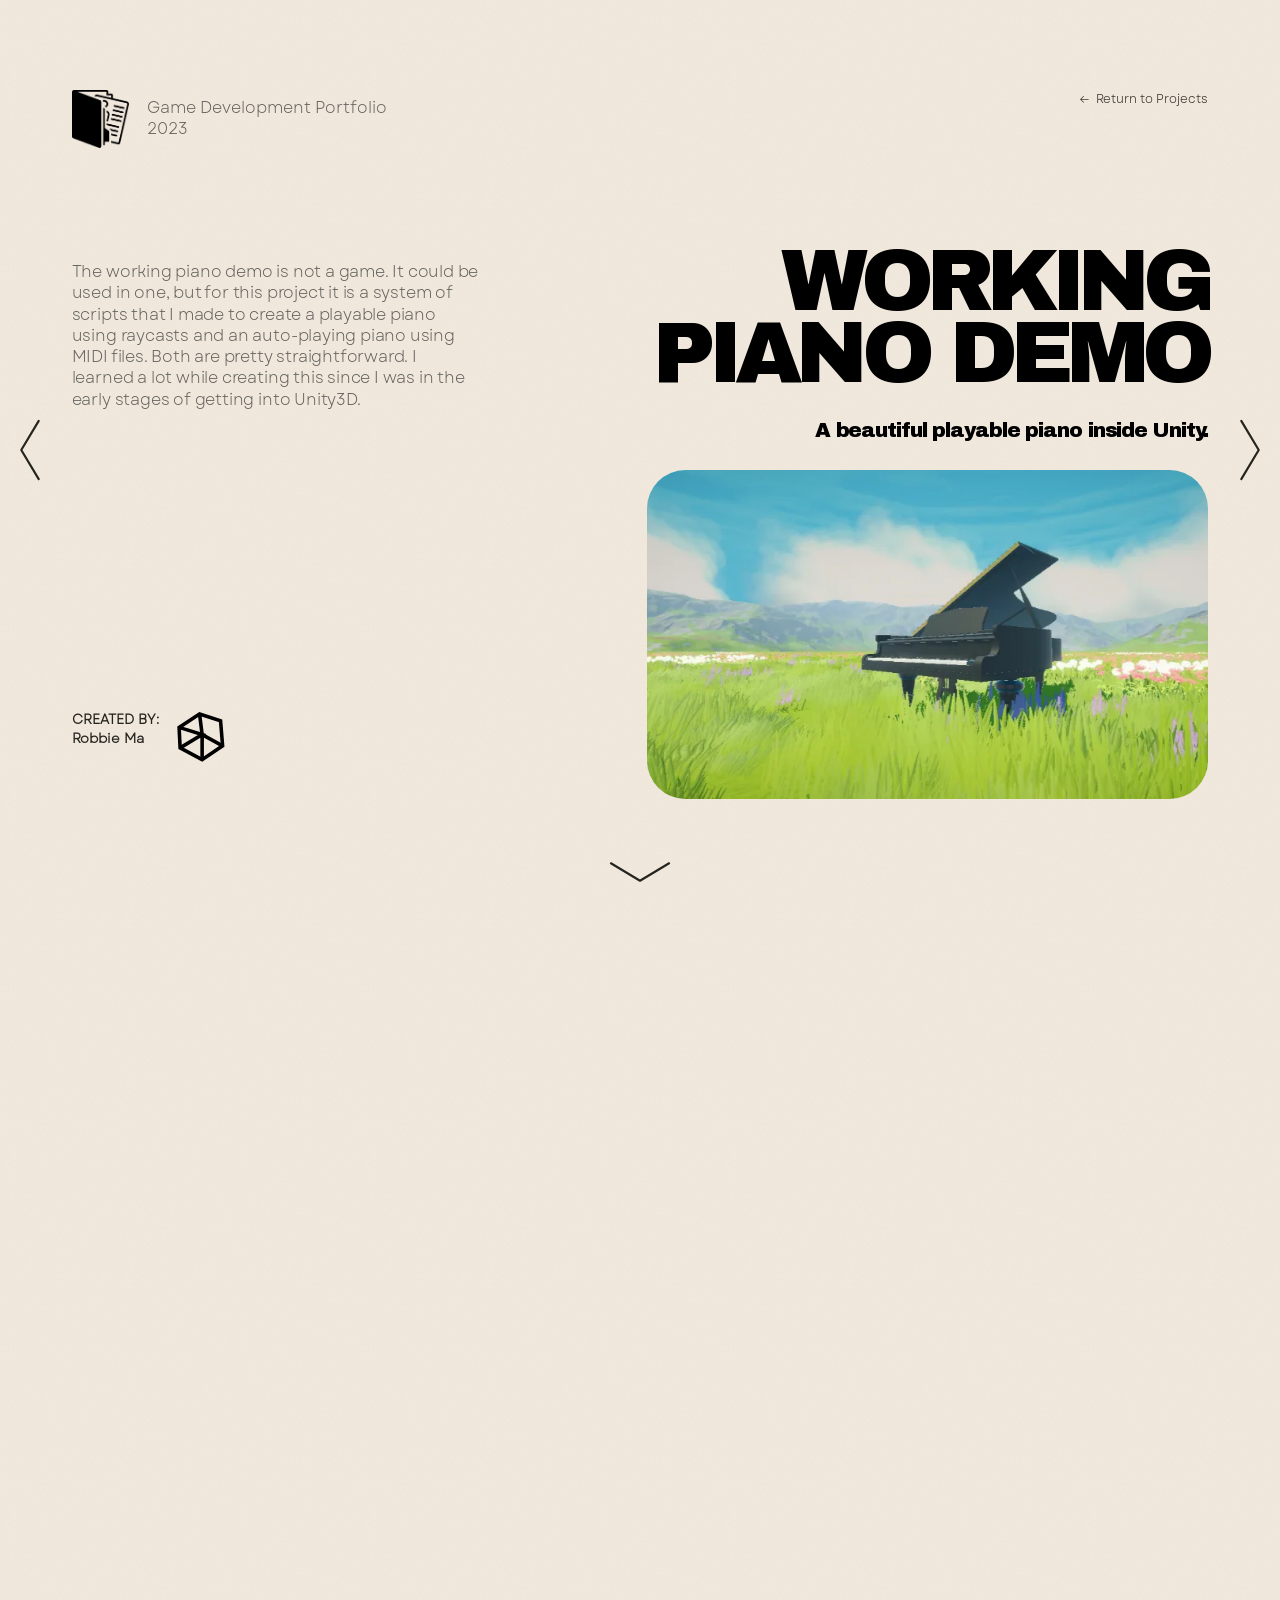
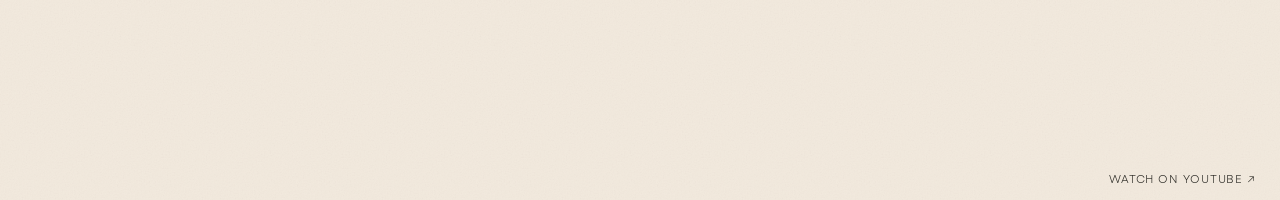
<file: project/working-piano-demo.html>
<!doctype html>
<html lang="en" class="detail-presentation-page">
  <head>
    <meta charset="UTF-8" />
    <meta name="viewport" content="width=device-width, initial-scale=1" />
    <meta name="referrer" content="strict-origin-when-cross-origin" />
    <meta name="description" content="Working piano demo — a project by Robbie Ma." />
    <meta name="theme-color" content="#f2e9dd" />
    <title>Working piano demo — Robbie Ma</title>
    <link rel="preload" href="../fonts/ArchivoBlack-latin.woff2" as="font" type="font/woff2" crossorigin />
    <link rel="preload" href="../garet/Garet-Book.woff2" as="font" type="font/woff2" crossorigin />
    <link rel="stylesheet" href="../styles.css" />
    <link rel="stylesheet" href="../project-detail.css" />
  </head>
  <body class="detail-body detail-body-with-presentation">
    <div class="detail-shell">
      <div class="detail-overview">
      <header class="detail-header">
        <a class="detail-identity" href="../projects" aria-label="Back to all projects">
          <span class="detail-logo" aria-hidden="true"><img src="../project-icons/portfolio.png" alt="" width="500" height="500" /></span>
          <span class="detail-identity-text"><span>Game Development Portfolio</span><span>2023</span></span>
        </a>
        <a class="detail-back" href="../projects"><span aria-hidden="true">←</span> Return to Projects</a>
      </header>

      <nav class="detail-page-nav" aria-label="Browse projects">
        <a class="detail-arrow detail-arrow-prev" href="unity-flight-simulator.html" aria-label="Previous project: Unity Flight Simulator"><svg viewBox="0 0 32 88" aria-hidden="true" fill="none"><path d="M28 4L4 44L28 84" stroke="currentColor" stroke-width="3" stroke-linecap="round" stroke-linejoin="round"/></svg></a>
        <a class="detail-arrow detail-arrow-next" href="timestrike.html" aria-label="Next project: Timestrike"><svg viewBox="0 0 32 88" aria-hidden="true" fill="none"><path d="M4 4L28 44L4 84" stroke="currentColor" stroke-width="3" stroke-linecap="round" stroke-linejoin="round"/></svg></a>
      </nav>

      <main class="detail-main">
        <section class="detail-story" aria-label="Project story and credits">
          <div class="detail-story-copy">
            <p>The working piano demo is not a game. It could be used in one, but for this project it is a system of scripts that I made to create a playable piano using raycasts and an auto-playing piano using MIDI files. Both are pretty straightforward. I learned a lot while creating this since I was in the early stages of getting into Unity3D.</p>
          </div>
          <div class="detail-credits">
            <div><strong>Created by:</strong><p>Robbie Ma</p></div>
            <svg class="detail-engine-mark" viewBox="0 0 100 100" aria-hidden="true" fill="none">
              <path d="M48 6L89 19L93 68L53 95L10 72L8 32Z" stroke="#000" stroke-width="7" stroke-linejoin="miter"/>
              <path d="M48 6L53 46L93 68M8 32L53 46L10 72M53 46L53 95" stroke="#000" stroke-width="7" stroke-linejoin="miter"/>
            </svg>
          </div>
        </section>

        <section class="detail-feature" aria-label="Working piano demo project overview">
          <div class="detail-feature-copy">
            <h1 class="detail-heading">Working piano demo</h1>
            <p class="detail-summary">A beautiful playable piano inside Unity.</p>
          </div>
          <img class="detail-image" src="../project-images/piano.webp" decoding="async" fetchpriority="high" width="835" height="329" alt="Image from Working piano demo" />
        </section>
      </main>

      <a class="detail-scroll-cue" href="#video" aria-label="Scroll to Working piano demo video">
        <svg viewBox="0 0 88 32" fill="none" aria-hidden="true"><path d="M4 4L44 28L84 4" stroke="currentColor" stroke-width="3" stroke-linecap="round" stroke-linejoin="round"/></svg>
      </a>
      </div>

      <section class="detail-presentation detail-video-embed" id="video" aria-label="Working piano demo video">
        <iframe
          title="Working piano demo video"
          data-youtube-id="6RBHsxyoqus"
          allow="accelerometer; autoplay; clipboard-write; encrypted-media; gyroscope; picture-in-picture; web-share; fullscreen"
          referrerpolicy="strict-origin-when-cross-origin"
          allowfullscreen
        ></iframe>
        <a class="detail-game-link" href="https://youtu.be/6RBHsxyoqus" target="_blank" rel="noopener noreferrer">WATCH ON YOUTUBE ↗</a>
      </section>

    </div>
    <script src="../youtube-embed.js" defer></script>
  </body>
</html>
</file>
<file: styles.css>
@font-face {
  font-family: "Archivo Black";
  src: url("fonts/ArchivoBlack-latin.woff2") format("woff2");
  font-style: normal;
  font-weight: 400;
  font-display: swap;
}

@font-face {
  font-family: "Garet";
  src: url("garet/Garet-Book.woff2") format("woff2");
  font-style: normal;
  font-weight: 400;
  font-display: swap;
}

:root {
  color-scheme: light;
  --paper: #f2e9dd;
  --ink: #26251f;
  --muted: #6a675f;
  --line: #aaa398;
  --accent: #309edb;
}

* {
  box-sizing: border-box;
}

html {
  min-width: 320px;
}

body {
  margin: 0;
  background: var(--paper);
  color: var(--ink);
  font-family: "Garet", "Avenir Next", Avenir, "Century Gothic", sans-serif;
  -webkit-font-smoothing: antialiased;
}

.page-shell {
  width: min(100% - 88px, 1500px);
  min-height: 100svh;
  margin: 0 auto;
  display: flex;
  flex-direction: column;
}

.site-header,
.site-footer {
  display: grid;
  grid-template-columns: 1fr 1fr 1fr;
  align-items: center;
}

.site-header {
  min-height: 90px;
  border-bottom: 1px solid var(--line);
  font-size: 0.8rem;
  letter-spacing: 0.01em;
}

.site-mark {
  width: fit-content;
  font-family: "Archivo Black", "Arial Black", sans-serif;
  font-size: 1.35rem;
  letter-spacing: -0.079em;
  line-height: 1;
  text-transform: uppercase;
}

.site-mark-dot,
.title-period {
  color: var(--accent);
}

.site-nav {
  display: flex;
  align-items: center;
  justify-content: center;
  gap: 28px;
}

.site-nav a {
  color: var(--muted);
  text-decoration: none;
  transition: color 160ms ease;
}

.site-nav a:hover,
.site-nav a:focus-visible,
.site-nav a[aria-current="page"] {
  color: var(--ink);
}

.site-nav a:focus-visible {
  outline: 2px solid var(--accent);
  outline-offset: 5px;
}

.site-year {
  text-align: right;
}

.hero {
  flex: 1;
  display: grid;
  grid-template-columns: minmax(0, 1.25fr) minmax(280px, 0.55fr);
  column-gap: clamp(40px, 8vw, 150px);
  align-items: end;
  padding: clamp(76px, 12vh, 150px) 0 clamp(92px, 14vh, 168px);
}

.eyebrow {
  margin: 0 0 clamp(22px, 3.5vw, 52px) 0.12em;
  color: var(--muted);
  font-size: clamp(0.95rem, 1.3vw, 1.1rem);
}

h1 {
  margin: 0;
  font-family: "Archivo Black", "Arial Black", sans-serif;
  margin-left: -0.04em;
  font-size: clamp(5.25rem, 10vw, 11rem);
  font-weight: 400;
  letter-spacing: -0.079em;
  line-height: 0.84;
  text-transform: uppercase;
}

.hero-details {
  max-width: 360px;
  padding-bottom: 0.3em;
}

.intro-rule {
  width: 48px;
  height: 2px;
  margin-bottom: 28px;
  background: var(--accent);
}

.intro {
  margin: 0;
  font-size: clamp(1.1rem, 1.65vw, 1.45rem);
  line-height: 1.5;
  letter-spacing: -0.02em;
}

.site-footer {
  min-height: 82px;
  border-top: 1px solid var(--line);
  color: var(--muted);
  font-size: 0.75rem;
}

.social-links {
  display: flex;
  align-items: center;
  justify-content: center;
  gap: 8px;
}

.social-link {
  display: grid;
  width: 42px;
  height: 42px;
  place-items: center;
  border-radius: 50%;
  color: var(--ink);
  text-decoration: none;
  transition: color 160ms ease, background-color 160ms ease;
}

.social-link:hover,
.social-link:focus-visible {
  color: var(--accent);
  background-color: rgb(48 158 219 / 12%);
}

.social-link:focus-visible {
  outline: 2px solid var(--accent);
  outline-offset: 2px;
}

.social-icon {
  display: block;
  width: 21px;
  height: 21px;
  fill: currentColor;
}

.footer-year {
  text-align: right;
}

@media (max-width: 760px) {
  .page-shell {
    width: min(100% - 40px, 560px);
  }

  .site-header {
    min-height: 76px;
    grid-template-columns: 1fr auto;
  }

  .site-nav {
    justify-content: flex-end;
    gap: 18px;
  }

  .site-year {
    display: none;
  }

  .hero {
    grid-template-columns: 1fr;
    align-content: center;
    align-items: start;
    gap: clamp(64px, 11vh, 100px);
    padding: 76px 0 80px;
  }

  .eyebrow {
    margin-bottom: 28px;
  }

  h1 {
    font-size: clamp(4.6rem, 17vw, 8rem);
  }

  .hero-details {
    max-width: 430px;
  }

  .site-footer {
    grid-template-columns: auto 1fr auto;
    min-height: 68px;
    gap: 8px;
  }

  .social-links {
    gap: 2px;
  }

  .social-link {
    width: 36px;
    height: 36px;
  }
}

@media (max-width: 390px) {
  h1 {
    font-size: clamp(4.25rem, 17.5vw, 4.8rem);
  }
}
</file>
<file: projects.css>
html,
body {
  height: 100%;
  overflow: hidden;
}

.projects-shell {
  height: 100svh;
  min-height: 0;
  overflow: hidden;
}

.projects-shell .site-header,
.projects-shell .site-footer {
  flex-shrink: 0;
}

.projects-main {
  flex: 1;
  min-height: 0;
  overflow-y: auto;
  overscroll-behavior: contain;
  padding: 28px 0 36px;
  scrollbar-color: var(--line) transparent;
  scrollbar-width: thin;
}

.projects-intro {
  display: flex;
  justify-content: space-between;
  gap: 20px;
  margin-bottom: 4px;
  color: var(--muted);
  font-size: 0.8rem;
}

.projects-intro p {
  margin: 0;
}

.projects-intro span {
  display: inline-block;
  margin-left: 7px;
  color: var(--accent);
  font-size: 1rem;
}

.project-entry {
  display: grid;
  grid-template-columns: minmax(0, 1fr) 270px;
  gap: clamp(20px, 3vw, 44px);
  align-items: center;
  min-height: 130px;
  padding: 2px 0;
}

.project-entry + .project-entry {
  margin-top: 12px;
}

.project-copy {
  display: flex;
  min-width: 0;
  padding-left: 2px;
  flex-direction: column;
  align-items: flex-start;
  justify-content: center;
  gap: 2px;
}

.project-meta {
  display: flex;
  align-items: baseline;
  flex-wrap: wrap;
  gap: 6px 18px;
  font-size: 0.75rem;
}

.project-date {
  color: var(--accent);
}

.project-description {
  margin: 0;
  color: var(--muted);
  white-space: nowrap;
}

.project-title {
  max-width: 100%;
  margin: 0;
  color: var(--ink);
  font-family: "Archivo Black", "Arial Black", sans-serif;
  font-size: clamp(3.5rem, 6.25vw, 7.2rem);
  font-weight: 400;
  letter-spacing: -0.061em;
  line-height: 0.9;
  text-transform: uppercase;
  -webkit-text-stroke: 1.5px var(--ink);
  transition: color 240ms ease;
}

.project-title-link {
  color: inherit;
  text-decoration: none;
}

.project-title-link:focus-visible,
.project-figure a:focus-visible {
  outline: 2px solid var(--accent);
  outline-offset: 5px;
}

@media (hover: hover) {
  .project-entry:hover .project-title {
    color: transparent;
  }
}

.project-figure {
  width: 270px;
  justify-self: end;
  margin: 0;
}

.project-figure a {
  display: block;
  border-radius: 25px;
}

.project-figure img {
  display: block;
  width: 100%;
  height: auto;
  aspect-ratio: 835 / 329;
  object-fit: cover;
  border-radius: 25px;
}

@media (max-width: 900px) {
  .project-entry {
    grid-template-columns: minmax(0, 1fr) 180px;
    gap: 16px;
    min-height: 110px;
  }

  .project-title {
    font-size: clamp(2.7rem, 6vw, 4.8rem);
  }

  .project-figure {
    width: 180px;
  }
}

@media (max-width: 680px) {
  .projects-main {
    padding: 22px 0 28px;
  }

  .projects-intro {
    margin-bottom: 4px;
  }

  .project-entry {
    grid-template-columns: minmax(0, 1fr) 100px;
    gap: 12px;
    min-height: 90px;
    padding: 2px 0;
  }

  .project-copy {
    gap: 2px;
  }

  .project-description {
    white-space: normal;
  }

  .project-title {
    font-size: clamp(1.4rem, 7.2vw, 2.9rem);
    -webkit-text-stroke-width: 1px;
  }

  .project-figure {
    width: 100px;
  }
}
</file>
<file: project-detail.css>
.detail-body {
  background-color: var(--paper);
  background-image: url("data:image/svg+xml,%3Csvg xmlns='http://www.w3.org/2000/svg' width='180' height='180'%3E%3Cfilter id='grain'%3E%3CfeTurbulence type='fractalNoise' baseFrequency='.72' numOctaves='3' seed='7' stitchTiles='stitch'/%3E%3CfeColorMatrix type='saturate' values='0'/%3E%3CfeComponentTransfer%3E%3CfeFuncA type='linear' slope='.075'/%3E%3C/feComponentTransfer%3E%3C/filter%3E%3Crect width='180' height='180' filter='url(%23grain)'/%3E%3C/svg%3E");
}

.detail-body-with-presentation {
  overflow-x: clip;
}

.detail-presentation-page {
  scroll-behavior: smooth;
  scroll-snap-type: y mandatory;
}

.detail-shell {
  position: relative;
  width: 88.8vw;
  min-height: 100svh;
  margin: 0 auto;
  display: flex;
  flex-direction: column;
}

.detail-overview {
  display: flex;
  min-height: 100svh;
  flex-direction: column;
  scroll-snap-align: start;
  scroll-snap-stop: always;
}

.detail-scroll-cue {
  display: flex;
  align-items: center;
  justify-content: center;
  align-self: center;
  flex: 0 0 56px;
  color: #25241f;
  pointer-events: none;
}

.detail-scroll-cue svg {
  display: block;
  width: 64px;
  height: 24px;
}

.detail-body-with-presentation .detail-scroll-cue {
  pointer-events: auto;
  text-decoration: none;
}

.detail-body-with-presentation .detail-scroll-cue:hover,
.detail-body-with-presentation .detail-scroll-cue:focus-visible {
  color: #77746f;
}

.detail-body-with-presentation .detail-scroll-cue:focus-visible {
  outline: 2px solid currentColor;
  outline-offset: 5px;
}

.detail-header {
  display: flex;
  align-items: flex-start;
  justify-content: space-between;
  gap: 20px;
  min-height: 20vh;
  padding-top: 10vh;
}

.detail-back {
  display: inline-flex;
  align-items: center;
  gap: 0.55em;
  color: #25241f;
  font-size: clamp(0.75rem, 0.8vw, 1rem);
  text-decoration: none;
  white-space: nowrap;
  transition: color 180ms ease;
}

.detail-back span {
  display: inline-block;
  transition: transform 180ms ease;
}

.detail-back:hover,
.detail-back:focus-visible {
  color: var(--accent);
}

.detail-back:hover span,
.detail-back:focus-visible span {
  transform: translateX(-4px);
}

.detail-back:focus-visible,
.detail-arrow:focus-visible {
  outline: 2px solid var(--accent);
  outline-offset: 4px;
}

.detail-arrow {
  position: fixed;
  z-index: 2;
  top: 50%;
  display: block;
  width: clamp(24px, 1.7vw, 34px);
  height: clamp(64px, 5vw, 90px);
  transform: translateY(-50%);
  color: #25241f;
  text-decoration: none;
  transition: color 180ms ease;
}

.detail-arrow svg {
  display: block;
  width: 100%;
  height: 100%;
  transition: transform 180ms ease;
}

.detail-arrow:hover,
.detail-arrow:focus-visible {
  color: var(--accent);
}

.detail-arrow-prev:hover svg,
.detail-arrow-prev:focus-visible svg {
  transform: translateX(-6px);
}

.detail-arrow-next:hover svg,
.detail-arrow-next:focus-visible svg {
  transform: translateX(6px);
}

.detail-arrow-prev {
  left: 1.4vw;
}

.detail-arrow-next {
  right: 1.4vw;
}

.detail-identity {
  display: inline-flex;
  align-items: center;
  gap: 1.4vw;
  color: #64635f;
  text-decoration: none;
}

.detail-identity:focus-visible {
  outline: 2px solid var(--accent);
  outline-offset: 8px;
}

.detail-logo {
  display: block;
  position: relative;
  flex: 0 0 clamp(52px, 4.5vw, 72px);
  width: clamp(52px, 4.5vw, 72px);
  aspect-ratio: 1;
  overflow: hidden;
}

.detail-logo img {
  display: block;
  width: 100%;
  height: 100%;
  object-fit: contain;
}

.detail-logo--uiuc img {
  position: absolute;
  top: -20%;
  left: -23%;
  width: 146%;
  height: 146%;
  max-width: none;
}

.detail-identity-text {
  display: flex;
  flex-direction: column;
  gap: 0.08em;
  font-size: clamp(1rem, 1.24vw, 2rem);
  line-height: 1.25;
}

.detail-main {
  flex: 1;
  display: grid;
  grid-template-columns: 46% 54%;
  min-width: 0;
  padding-bottom: 5vh;
}

.detail-body-with-presentation .detail-main {
  flex: 1;
  min-height: 0;
}

.detail-story {
  display: flex;
  min-width: 0;
  flex-direction: column;
  justify-content: space-between;
  padding-top: 9vh;
  padding-bottom: 2.5vh;
}

.detail-story-copy {
  width: min(100%, 32vw);
}

.detail-story-copy p {
  margin: 0;
  color: #63625e;
  font-size: clamp(1rem, 1.25vw, 1.65rem);
  line-height: 1.33;
  letter-spacing: -0.012em;
}

.detail-credits {
  display: grid;
  grid-template-columns: max-content auto;
  grid-auto-rows: min-content;
  align-items: start;
  column-gap: clamp(10px, 1.3vw, 24px);
  width: max-content;
  padding-right: 0;
  color: #3c3b37;
  font-size: clamp(0.83rem, 1.05vw, 1.75rem);
  line-height: 1.28;
}

@media (min-width: 901px) {
  .detail-overview,
  .detail-body:not(.detail-body-with-presentation) .detail-shell {
    height: 100svh;
    min-height: 0;
  }

  .detail-main,
  .detail-story,
  .detail-story-copy {
    min-height: 0;
  }

  .detail-story {
    padding-bottom: 0;
  }

  .detail-story-copy {
    overflow: visible;
  }

  .detail-credits {
    flex: 0 0 max(112px, 7.5vw);
    align-content: start;
    transform: translateY(24px);
  }
}

.detail-credits--team > strong {
  grid-column: 1;
  grid-row: 1;
}

.detail-credit-names {
  display: grid;
  grid-auto-flow: column;
  grid-template-rows: repeat(3, max-content);
  grid-auto-columns: max-content;
  column-gap: clamp(14px, 1.7vw, 30px);
  color: #25241f;
  font-family: "Garet", "Avenir Next", Avenir, sans-serif;
  font-weight: 700;
}

.detail-credit-names span {
  white-space: nowrap;
}

.detail-credits--small-team .detail-credit-names {
  grid-template-rows: repeat(4, max-content);
}

.detail-credits > div:first-child {
  grid-column: 1;
  grid-row: 1;
}

.detail-credits p {
  margin: 0;
  white-space: nowrap;
}

.detail-credits strong {
  display: block;
  margin-bottom: 0.15em;
  color: #25241f;
  font-family: "Garet", "Avenir Next", Avenir, sans-serif;
  font-weight: 700;
  text-transform: uppercase;
}

.detail-credits > div:first-child p {
  color: #25241f;
  font-family: "Garet", "Avenir Next", Avenir, sans-serif;
  font-weight: 700;
}

.detail-credits > div:nth-child(2) p {
  color: #25241f;
  font-family: "Garet", "Avenir Next", Avenir, sans-serif;
  font-weight: 700;
}

.detail-credits > div:nth-child(2) {
  grid-column: 1;
  grid-row: 2;
}

.detail-engine-mark {
  display: block;
  grid-column: 2;
  grid-row: 1 / span 2;
  width: 4vw;
  min-width: 42px;
  height: auto;
  align-self: end;
}

.detail-feature {
  display: grid;
  grid-template-rows: minmax(0, 1fr) auto;
  min-width: 0;
  min-height: 0;
  align-items: end;
  justify-items: end;
  row-gap: 2.2vw;
}

.detail-feature-copy {
  width: 100%;
  min-height: 0;
}

.detail-heading {
  margin: 0;
  color: #000;
  font-family: "Archivo Black", "Arial Black", sans-serif;
  font-size: clamp(4rem, 6.8vw, 12rem);
  font-weight: 400;
  letter-spacing: -0.079em;
  line-height: 0.83;
  text-align: right;
  text-transform: uppercase;
}

.detail-summary {
  margin: 2.2vw 0 0;
  color: #000;
  font-family: "Archivo Black", "Arial Black", sans-serif;
  font-size: clamp(1.1rem, 1.58vw, 2.7rem);
  font-weight: 400;
  letter-spacing: -0.055em;
  line-height: 1.2;
  text-align: right;
  text-transform: none;
}

.detail-image {
  display: block;
  width: 91.5%;
  aspect-ratio: 835 / 329;
  border-radius: clamp(25px, 3vw, 80px);
  object-fit: cover;
}

.detail-presentation {
  width: 100vw;
  height: 100svh;
  margin-left: calc(50% - 50vw);
  flex: 0 0 100svh;
  scroll-snap-align: start;
  scroll-snap-stop: always;
}

.detail-presentation iframe {
  display: block;
  width: 100%;
  height: 100%;
  border: 0;
}

.detail-game-embed {
  background: var(--paper);
}

.detail-game-embed iframe,
.detail-video-embed iframe {
  height: calc(100% - 42px);
}

.detail-game-link {
  display: flex;
  height: 42px;
  align-items: center;
  justify-content: flex-end;
  padding: 0 24px;
  color: #25241f;
  font-size: 0.7rem;
  letter-spacing: 0.08em;
  text-decoration: none;
}

.detail-game-link:hover,
.detail-game-link:focus-visible {
  text-decoration: underline;
}

.detail-presentation-page .detail-arrow[aria-disabled="true"] {
  opacity: 0.3;
}

.presentation-active .detail-arrow {
  color: #fff;
  filter: drop-shadow(0 1px 2px #000);
}

.presentation-active .detail-arrow:hover,
.presentation-active .detail-arrow:focus-visible {
  color: var(--accent);
}

@media (prefers-reduced-motion: reduce) {
  .detail-presentation-page {
    scroll-behavior: auto;
  }
}

@media (max-width: 1100px) {
  .detail-main {
    grid-template-columns: 50% 50%;
  }

  .detail-story-copy {
    width: min(100%, 37vw);
  }

  .detail-story-copy p {
    font-size: clamp(0.95rem, 1.35vw, 1.15rem);
  }

  .detail-credits {
    font-size: 0.72rem;
  }

  .detail-credit-names,
  .detail-credits--small-team .detail-credit-names {
    grid-template-rows: repeat(6, max-content);
  }

  .detail-engine-mark {
    display: none;
  }

  .detail-heading {
    font-size: clamp(3.6rem, 6.8vw, 7rem);
  }
}

@media (max-width: 900px) {
  .detail-shell {
    width: min(100% - 40px, 560px);
  }

  .detail-scroll-cue {
    margin-bottom: 20px;
  }

  .detail-header {
    flex-wrap: wrap;
    min-height: 120px;
    padding-top: 36px;
  }

  .detail-back {
    font-size: 0.72rem;
  }

  .detail-arrow {
    top: auto;
    bottom: 12px;
    width: 26px;
    height: 58px;
    transform: none;
  }

  .detail-arrow-prev {
    left: 8px;
  }

  .detail-arrow-next {
    right: 8px;
  }

  .detail-identity {
    gap: 14px;
  }

  .detail-logo {
    flex-basis: 46px;
    width: 46px;
  }

  .detail-identity-text {
    font-size: 0.9rem;
  }

  .detail-main {
    display: flex;
    flex-direction: column-reverse;
    gap: 64px;
    padding: 20px 0 64px;
  }

  .detail-feature {
    grid-template-rows: auto auto;
    row-gap: 28px;
  }

  .detail-heading {
    font-size: clamp(3.5rem, 12.5vw, 6.2rem);
  }

  .detail-summary {
    margin-top: 20px;
    font-size: clamp(1.1rem, 3.2vw, 1.5rem);
  }

  .detail-image {
    width: 100%;
    border-radius: 28px;
  }

  .detail-story {
    gap: 44px;
    padding: 0;
  }

  .detail-story-copy {
    width: 100%;
  }

  .detail-story-copy p {
    font-size: 1.15rem;
    line-height: 1.45;
  }

  .detail-credits {
    grid-template-columns: minmax(0, 1fr) auto;
    gap: 12px;
    width: 100%;
    padding-right: 0;
    font-size: 0.77rem;
  }

  .detail-credits p {
    white-space: normal;
  }

  .detail-credit-names {
    grid-auto-flow: row;
    grid-template-rows: none;
    grid-template-columns: minmax(0, 1fr);
  }

  .detail-credit-names span {
    white-space: normal;
  }

  .detail-engine-mark {
    width: 38px;
    min-width: 0;
  }
}

@media (max-width: 430px) {
  .detail-identity-text span:first-child {
    display: none;
  }

  .detail-heading {
    font-size: clamp(2.8rem, 11.7vw, 4rem);
  }

  .detail-credits {
    grid-template-columns: 1fr;
  }

  .detail-engine-mark {
    display: none;
  }
}
</file>
